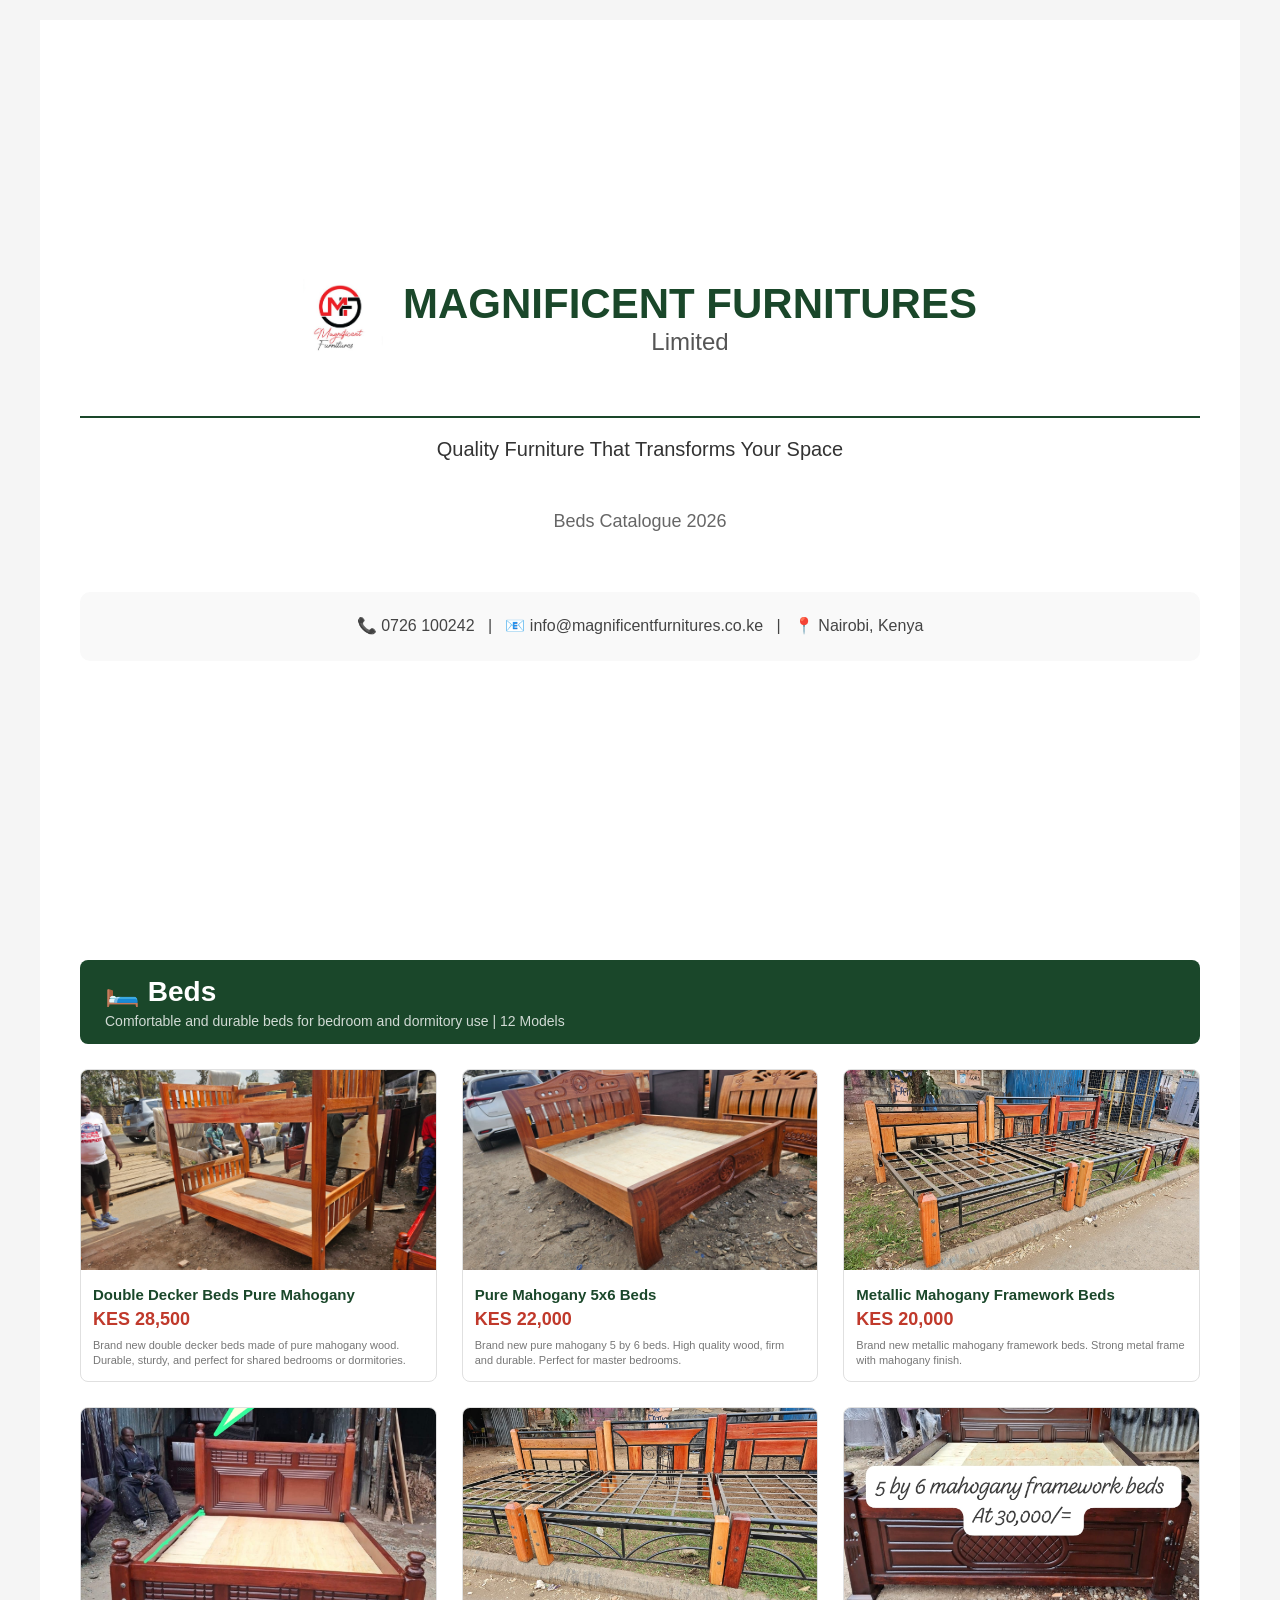
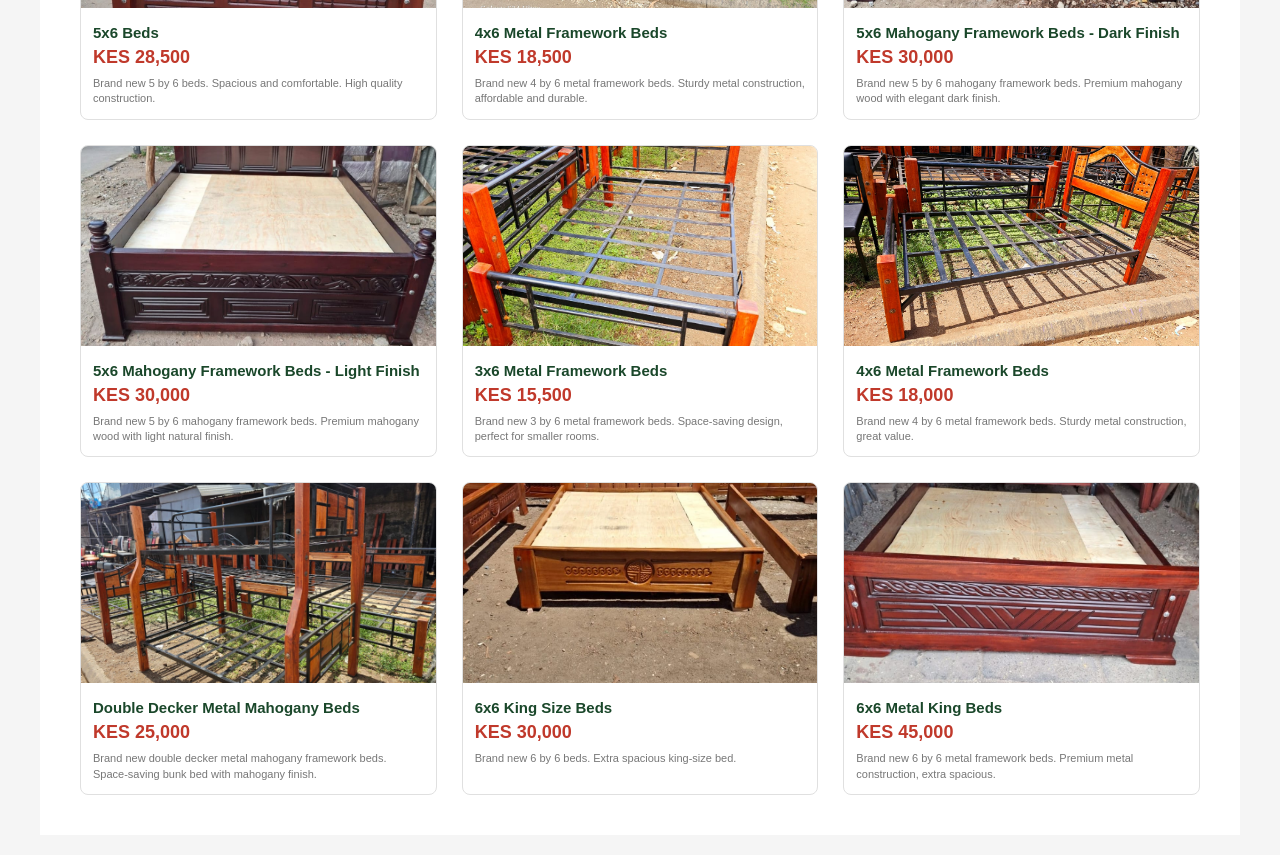
<file: catalogue-beds.html>
<!DOCTYPE html>
<html lang="en">
<head>
    <meta charset="UTF-8">
    <meta name="viewport" content="width=device-width, initial-scale=1.0">
    <title>Magnificent Furnitures - Beds Catalogue 2026</title>
    <style>
        * {
            margin: 0;
            padding: 0;
            box-sizing: border-box;
        }

        body {
            font-family: 'Segoe UI', Arial, sans-serif;
            background: #f5f5f5;
            padding: 20px;
        }

        @media print {
            body {
                background: white;
                padding: 0;
                margin: 0;
            }
            .product-card {
                page-break-inside: avoid;
            }
        }

        .catalogue {
            max-width: 1200px;
            margin: 0 auto;
            background: white;
        }

        .cover {
            background: white;
            text-align: center;
            padding: 80px 40px;
            min-height: 100vh;
            display: flex;
            flex-direction: column;
            justify-content: center;
        }

        .logo-container {
            display: flex;
            align-items: center;
            justify-content: center;
            gap: 20px;
            margin-bottom: 40px;
            flex-wrap: wrap;
        }

        .logo-container img {
            max-width: 80px;
            height: auto;
        }

        .logo-container h1 {
            font-size: 42px;
            color: #1a472a;
            margin: 0;
        }

        .logo-container h2 {
            font-size: 24px;
            color: #555;
            font-weight: normal;
            margin: 0;
        }

        .cover .tagline {
            font-size: 20px;
            color: #333;
            margin-top: 20px;
            padding-top: 20px;
            border-top: 2px solid #1a472a;
            display: inline-block;
        }

        .cover .year {
            margin-top: 50px;
            font-size: 18px;
            color: #666;
        }

        .cover .contact {
            margin-top: 60px;
            font-size: 16px;
            line-height: 1.8;
            color: #444;
            background: #f9f9f9;
            padding: 20px;
            border-radius: 10px;
            display: inline-block;
        }

        .content {
            padding: 40px;
        }

        .category-header {
            background: #1a472a;
            color: white;
            padding: 15px 25px;
            margin: 0 0 25px 0;
            border-radius: 8px;
        }

        .category-header h2 {
            font-size: 28px;
            margin: 0;
        }

        .category-header p {
            margin: 5px 0 0 0;
            opacity: 0.8;
            font-size: 14px;
        }

        .product-grid {
            display: grid;
            grid-template-columns: repeat(auto-fill, minmax(280px, 1fr));
            gap: 25px;
        }

        .product-card {
            background: white;
            border: 1px solid #e0e0e0;
            border-radius: 8px;
            overflow: hidden;
        }

        .product-image {
            width: 100%;
            height: 200px;
            object-fit: cover;
            background: #fafafa;
        }

        .product-info {
            padding: 12px;
        }

        .product-name {
            font-size: 15px;
            font-weight: bold;
            color: #1a472a;
            margin-bottom: 6px;
        }

        .product-price {
            font-size: 18px;
            font-weight: bold;
            color: #c0392b;
            margin-bottom: 8px;
        }

        .product-desc {
            font-size: 11px;
            color: #777;
            line-height: 1.4;
        }
    </style>
</head>
<body>
    <div class="catalogue">
        <div class="cover">
            <div class="logo-container">
                <img src="assets/images/logo/logo.png" alt="Magnificent Furnitures Logo">
                <div>
                    <h1>MAGNIFICENT FURNITURES</h1>
                    <h2>Limited</h2>
                </div>
            </div>
            <div class="tagline">Quality Furniture That Transforms Your Space</div>
            <div class="year">Beds Catalogue 2026</div>
            <div class="contact">
                📞 0726 100242 &nbsp;&nbsp;|&nbsp;&nbsp;
                📧 info@magnificentfurnitures.co.ke &nbsp;&nbsp;|&nbsp;&nbsp;
                📍 Nairobi, Kenya
            </div>
        </div>

        <div class="content">
            <div class="category-header">
                <h2>🛏️ Beds</h2>
                <p>Comfortable and durable beds for bedroom and dormitory use | 12 Models</p>
            </div>
            <div class="product-grid" id="beds"></div>
        </div>
    </div>

    <script>
        const basePath = "assets/images/products/beds/";

        const bedsProducts = [
            { 
                name: "Double Decker Beds Pure Mahogany", 
                price: "28,500", 
                desc: "Brand new double decker beds made of pure mahogany wood. Durable, sturdy, and perfect for shared bedrooms or dormitories.", 
                img: "bed-01-double-decker-mahogany-28500.jpg" 
            },
            { 
                name: "Pure Mahogany 5x6 Beds", 
                price: "22,000", 
                desc: "Brand new pure mahogany 5 by 6 beds. High quality wood, firm and durable. Perfect for master bedrooms.", 
                img: "bed-02-mahogany-5x6-22000.jpg" 
            },
            { 
                name: "Metallic Mahogany Framework Beds", 
                price: "20,000", 
                desc: "Brand new metallic mahogany framework beds. Strong metal frame with mahogany finish.", 
                img: "bed-03-metallic-mahogany-20000.jpg" 
            },
            { 
                name: "5x6 Beds", 
                price: "28,500", 
                desc: "Brand new 5 by 6 beds. Spacious and comfortable. High quality construction.", 
                img: "bed-04-5x6-28500.jpg" 
            },
            { 
                name: "4x6 Metal Framework Beds", 
                price: "18,500", 
                desc: "Brand new 4 by 6 metal framework beds. Sturdy metal construction, affordable and durable.", 
                img: "bed-05-4x6-metal-18500.jpg" 
            },
            { 
                name: "5x6 Mahogany Framework Beds - Dark Finish", 
                price: "30,000", 
                desc: "Brand new 5 by 6 mahogany framework beds. Premium mahogany wood with elegant dark finish.", 
                img: "bed-06-5x6-mahogany-30000.jpg" 
            },
            { 
                name: "5x6 Mahogany Framework Beds - Light Finish", 
                price: "30,000", 
                desc: "Brand new 5 by 6 mahogany framework beds. Premium mahogany wood with light natural finish.", 
                img: "bed-07-5x6-mahogany-30000.jpg" 
            },
            { 
                name: "3x6 Metal Framework Beds", 
                price: "15,500", 
                desc: "Brand new 3 by 6 metal framework beds. Space-saving design, perfect for smaller rooms.", 
                img: "bed-08-3x6-metal-15500.jpg" 
            },
            { 
                name: "4x6 Metal Framework Beds", 
                price: "18,000", 
                desc: "Brand new 4 by 6 metal framework beds. Sturdy metal construction, great value.", 
                img: "bed-09-4x6-metal-18000.jpg" 
            },
            { 
                name: "Double Decker Metal Mahogany Beds", 
                price: "25,000", 
                desc: "Brand new double decker metal mahogany framework beds. Space-saving bunk bed with mahogany finish.", 
                img: "bed-10-double-decker-metal-25000.jpg" 
            },
            { 
                name: "6x6 King Size Beds", 
                price: "30,000", 
                desc: "Brand new 6 by 6 beds. Extra spacious king-size bed.", 
                img: "bed-11-6x6-30000.jpg" 
            },
            { 
                name: "6x6 Metal King Beds", 
                price: "45,000", 
                desc: "Brand new 6 by 6 metal framework beds. Premium metal construction, extra spacious.", 
                img: "bed-12-6x6-metal-45000.jpg" 
            }
        ];

        function renderProducts(containerId, products) {
            const container = document.getElementById(containerId);
            if (!container) return;
            products.forEach(p => {
                container.innerHTML += `
                    <div class="product-card">
                        <img class="product-image" src="${basePath}${p.img}" alt="${p.name}" onerror="this.src='data:image/svg+xml,%3Csvg xmlns=%22http://www.w3.org/2000/svg%22 viewBox=%220 0 200 200%22%3E%3Crect width=%22200%22 height=%22200%22 fill=%22%23f5f5f5%22/%3E%3Ctext x=%22100%22 y=%22110%22 text-anchor=%22middle%22 fill=%22%23999%22%3ENo Image%3C/text%3E%3C/svg%3E'">
                        <div class="product-info">
                            <div class="product-name">${p.name}</div>
                            <div class="product-price">KES ${p.price}</div>
                            <div class="product-desc">${p.desc}</div>
                        </div>
                    </div>
                `;
            });
        }

        renderProducts("beds", bedsProducts);
    </script>
</body>
</html>
</file>
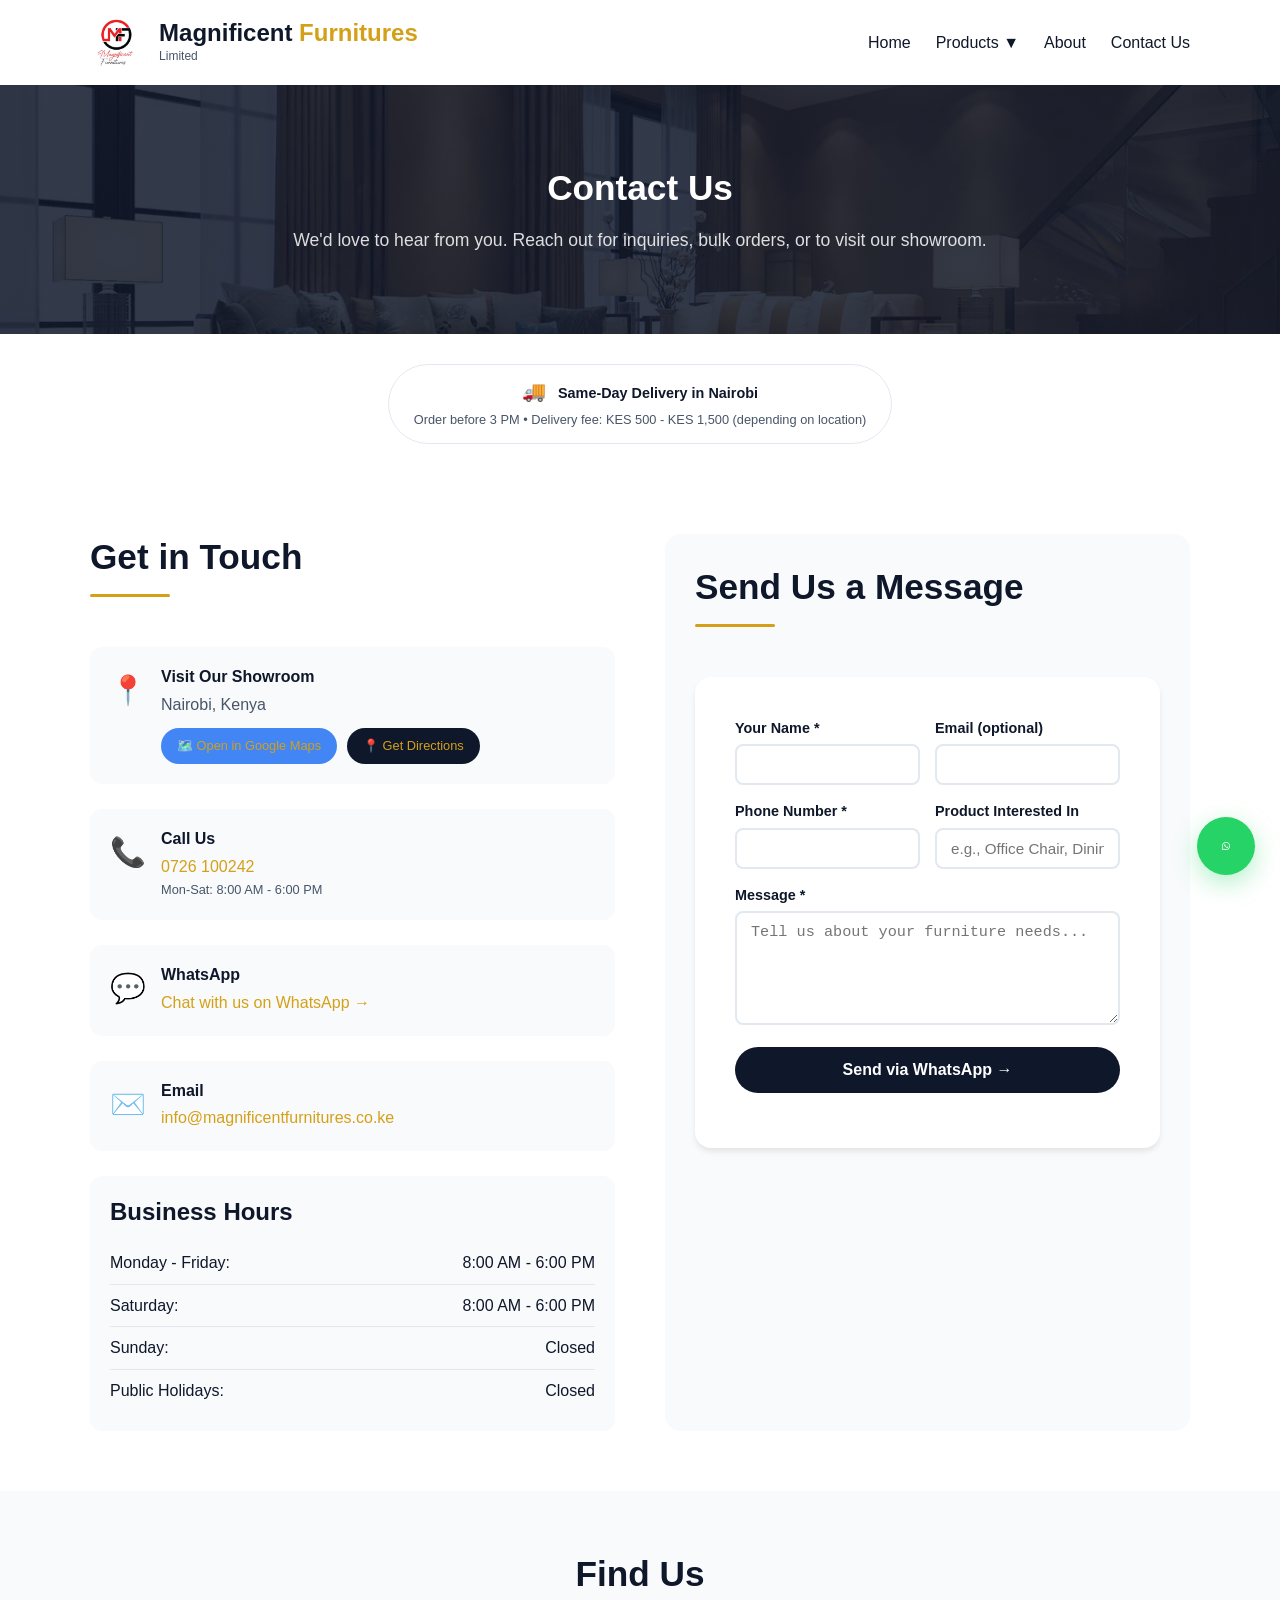
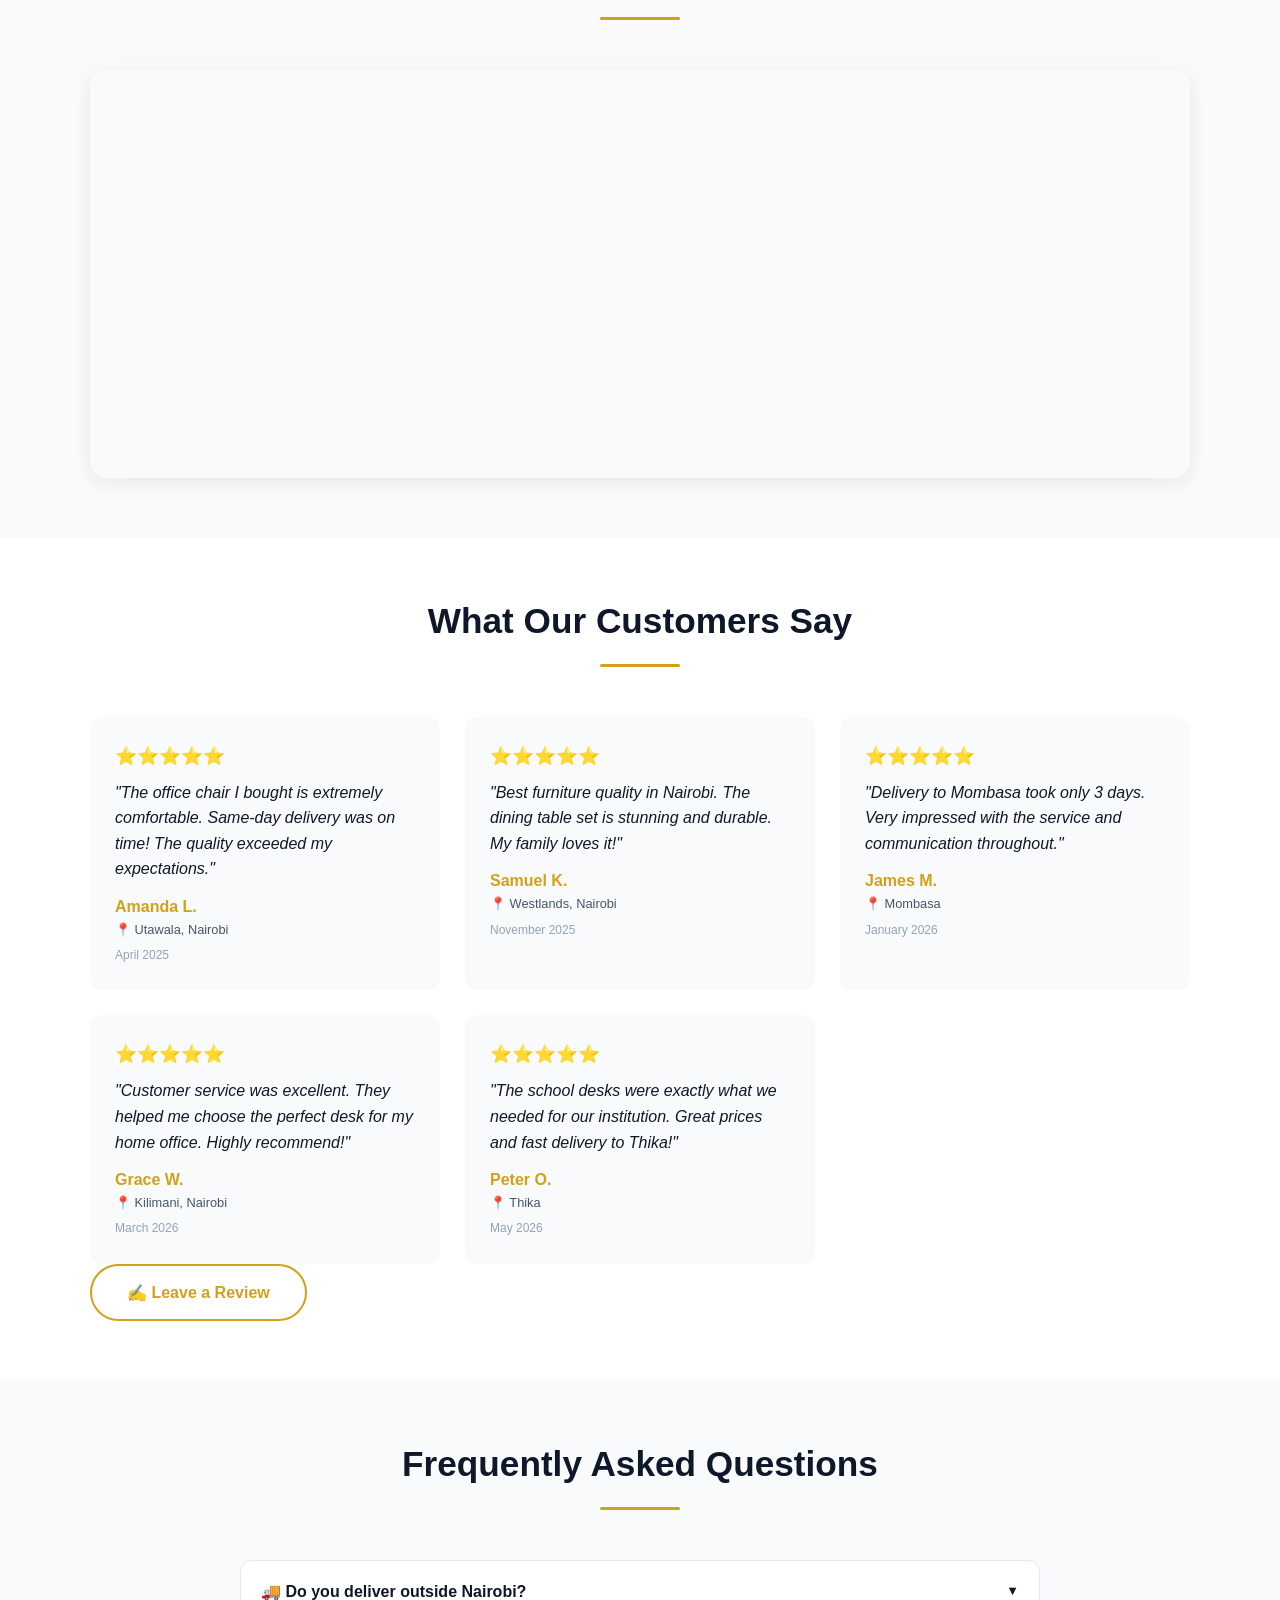
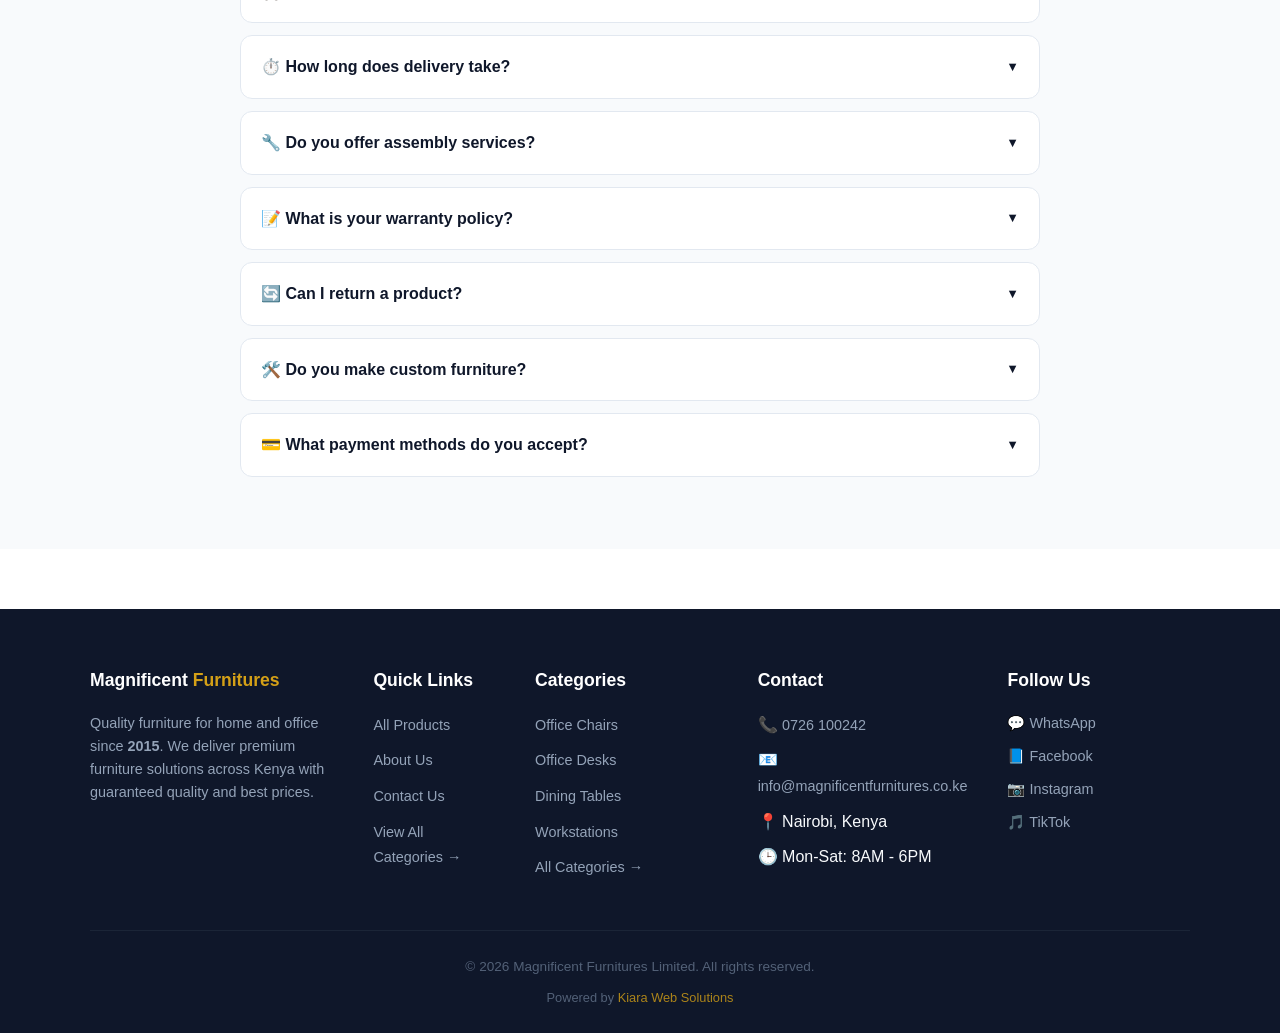
<file: contact.html>
<!DOCTYPE html>
<html lang="en">
<head>
    <meta charset="UTF-8">
    <meta name="viewport" content="width=device-width, initial-scale=1.0">
    <title>Contact Us | Magnificent Furnitures Limited - Nairobi, Kenya</title>
    <meta name="description" content="Contact Magnificent Furnitures Limited in Nairobi, Kenya. Get directions, call us, WhatsApp, or send an inquiry. Same-day delivery available in Nairobi.">
    <meta name="keywords" content="contact Magnificent Furnitures, furniture shop Nairobi, office furniture Kenya, showroom location">
    <meta name="author" content="Magnificent Furnitures Limited">
    
    <!-- Local SEO Geo Tags -->
    <meta name="geo.region" content="KE-30">
    <meta name="geo.placename" content="Nairobi">
    <meta name="geo.position" content="-1.286389;36.817223">
    <meta name="ICBM" content="-1.286389, 36.817223">
    
    <!-- Open Graph Tags -->
    <meta property="og:title" content="Contact Us | Magnificent Furnitures Limited | Nairobi, Kenya">
    <meta property="og:description" content="Get in touch with Kenya's premier furniture provider. Visit our showroom, call us, or send a WhatsApp message.">
    <meta property="og:image" content="assets/images/hero/showroom.jpg">
    <meta property="og:url" content="https://magnificentfurnitures.co.ke/contact.html">
    <meta property="og:type" content="website">
    
    <!-- Favicon -->
    <link rel="icon" type="image/x-icon" href="assets/icons/favicon.ico">
    <link rel="apple-touch-icon" href="assets/icons/apple-touch-icon.png">
    
    <!-- Google tag (gtag.js) -->
    <script async src="https://www.googletagmanager.com/gtag/js?id=AW-18262265670"></script>
    <script>
        window.dataLayer = window.dataLayer || [];
        function gtag(){dataLayer.push(arguments);}
        gtag('js', new Date());
        gtag('config', 'AW-18262265670');
    </script>
    
    <!-- Stylesheets -->
    <link rel="stylesheet" href="assets/css/style.css">
    <link rel="stylesheet" href="assets/css/components.css">
    <link rel="stylesheet" href="assets/css/responsive.css">
    
    <!-- AOS Animation Library -->
    <link href="https://unpkg.com/aos@2.3.1/dist/aos.css" rel="stylesheet">
    
    <!-- Structured Data -->
    <script type="application/ld+json">
    {
      "@context": "https://schema.org",
      "@type": "ContactPage",
      "name": "Contact Magnificent Furnitures Limited",
      "description": "Contact page for Magnificent Furnitures Limited in Nairobi, Kenya",
      "mainEntity": {
        "@type": "Organization",
        "name": "Magnificent Furnitures Limited",
        "url": "https://magnificentfurnitures.co.ke",
        "telephone": "+254726100242",
        "email": "info@magnificentfurnitures.co.ke",
        "address": {
          "@type": "PostalAddress",
          "addressLocality": "Nairobi",
          "addressCountry": "KE"
        }
      }
    }
    </script>
    
    <style>
        /* ===== CONTACT PAGE STYLES ===== */
        .page-header {
            background: linear-gradient(rgba(15,23,42,0.85), rgba(15,23,42,0.85)), url('assets/images/hero/showroom.jpg') center/cover no-repeat;
            color: #fff;
            padding: 80px 0;
            text-align: center;
        }
        .page-header h1 { color: #fff !important; font-size: 2.2rem; margin-bottom: 15px; }
        .page-header p { color: rgba(255,255,255,0.85) !important; font-size: 1.1rem; }

        .delivery-badge {
            background: transparent;
            color: var(--text-dark);
            padding: 12px 25px;
            border-radius: 50px;
            text-align: center;
            margin: 30px auto;
            font-weight: 600;
            display: inline-block;
            font-size: 0.9rem;
            border: 1px solid var(--border-color);
        }
        .delivery-badge span { font-size: 1.2rem; margin-right: 8px; }
        .delivery-badge small { font-size: 0.8rem; color: var(--text-light); font-weight: normal; }

        .contact-section { padding: 60px 0; background: #fff; }
        .contact-grid { display: grid; grid-template-columns: 1fr 1fr; gap: 50px; }

        .contact-info h2 { text-align: left; }
        .contact-info h2:after { margin: 15px 0 0; }

        .info-item { display: flex; gap: 15px; margin-bottom: 25px; padding: 20px; background: #F8FAFC; border-radius: 12px; transition: transform 0.3s; }
        .info-item:hover { transform: translateX(5px); }
        .info-icon { font-size: 1.8rem; flex-shrink: 0; }
        .info-content h3 { font-size: 1rem; margin-bottom: 4px; }
        .info-content p { color: #475569; margin: 0; }
        .info-content a { color: #D4A017; text-decoration: none; }
        .info-content a:hover { text-decoration: underline; }
        .hours-note { font-size: 0.8rem; color: #94A3B8; margin-top: 2px; }

        .direction-buttons { display: flex; gap: 10px; margin-top: 10px; flex-wrap: wrap; }
        .btn-direction {
            display: inline-flex; align-items: center; gap: 6px;
            padding: 8px 16px; background: #0F172A; color: white;
            border-radius: 40px; text-decoration: none; font-size: 0.8rem;
            transition: all 0.3s;
        }
        .btn-direction:hover { background: #D4A017; transform: translateY(-2px); color: #0F172A; }
        .btn-google { background: #4285F4; }
        .btn-google:hover { background: #3367D6; color: white; }

        .business-hours { background: #F8FAFC; padding: 20px; border-radius: 12px; margin-top: 20px; }
        .business-hours h3 { margin-bottom: 15px; }
        .business-hours ul { list-style: none; padding: 0; margin: 0; }
        .business-hours li { display: flex; justify-content: space-between; padding: 8px 0; border-bottom: 1px solid #E2E8F0; }
        .business-hours li:last-child { border-bottom: none; }

        .contact-form-container { background: #F8FAFC; padding: 30px; border-radius: 16px; }
        .contact-form-container h2 { text-align: left; }
        .contact-form-container h2:after { margin: 15px 0 0; }

        .form-row { display: grid; grid-template-columns: 1fr 1fr; gap: 15px; }
        .form-group { margin-bottom: 15px; }
        .form-group label { display: block; font-weight: 600; margin-bottom: 4px; color: #0F172A; font-size: 0.9rem; }
        .form-group input, .form-group textarea {
            width: 100%; padding: 10px 14px; border: 2px solid #E2E8F0; border-radius: 8px;
            font-size: 0.95rem; transition: border-color 0.3s;
        }
        .form-group input:focus, .form-group textarea:focus { border-color: #D4A017; outline: none; }
        .error-message { color: #EF4444; font-size: 0.8rem; margin-top: 4px; display: none; }
        .form-group.error input, .form-group.error textarea { border-color: #EF4444; }
        .btn-block { width: 100%; }

        .map-section { padding: 60px 0; background: #F8FAFC; }
        .map-container { border-radius: 16px; overflow: hidden; box-shadow: 0 4px 20px rgba(0,0,0,0.08); }

        .reviews-section { padding: 60px 0; background: #fff; }
        .reviews-grid { display: grid; grid-template-columns: repeat(auto-fit, minmax(280px, 1fr)); gap: 25px; }
        .review-card { background: #F8FAFC; border-radius: 12px; padding: 25px; transition: transform 0.3s; }
        .review-card:hover { transform: translateY(-5px); box-shadow: 0 10px 25px rgba(0,0,0,0.08); }
        .review-stars { color: #FFD700; font-size: 1.1rem; margin-bottom: 10px; }
        .review-text { font-style: italic; color: #0F172A; line-height: 1.6; margin-bottom: 12px; }
        .review-author { font-weight: 700; color: #D4A017; }
        .review-location { font-size: 0.8rem; color: #475569; }
        .review-date { font-size: 0.75rem; color: #94A3B8; margin-top: 6px; }

        .faq-section { padding: 60px 0; background: #F8FAFC; }
        .faq-grid { max-width: 800px; margin: 0 auto; }
        .faq-item { border: 1px solid #E2E8F0; border-radius: 12px; margin-bottom: 12px; overflow: hidden; background: #fff; }
        .faq-question {
            padding: 18px 20px; cursor: pointer; display: flex; justify-content: space-between;
            align-items: center; font-weight: 600; transition: background 0.3s;
        }
        .faq-question:hover { background: #F8FAFC; }
        .faq-icon { transition: transform 0.3s; font-size: 0.8rem; }
        .faq-item.active .faq-icon { transform: rotate(180deg); }
        .faq-answer { padding: 0 20px; max-height: 0; overflow: hidden; transition: all 0.3s; }
        .faq-item.active .faq-answer { padding: 0 20px 20px 20px; max-height: 300px; }

        /* ===== FLOATING WHATSAPP ===== */
        .floating-wa {
            position: fixed;
            bottom: 25px;
            right: 25px;
            z-index: 9999;
        }
        .whatsapp-float {
            width: 58px;
            height: 58px;
            background: #25D366;
            color: white;
            border-radius: 50%;
            display: flex;
            align-items: center;
            justify-content: center;
            text-decoration: none;
            box-shadow: 0 8px 25px rgba(37, 211, 102, 0.35);
            transition: all 0.3s ease;
            position: relative;
        }
        .whatsapp-float:hover {
            transform: scale(1.08);
            background: #1ebe5a;
            box-shadow: 0 12px 30px rgba(37, 211, 102, 0.5);
        }
        .wa-icon {
            width: 30px;
            height: 30px;
            display: block;
        }
        .whatsapp-tooltip {
            position: absolute;
            right: 70px;
            top: 50%;
            transform: translateY(-50%);
            background: #ffffff;
            color: #334155;
            padding: 8px 14px;
            border-radius: 20px;
            font-size: 0.8rem;
            font-weight: 600;
            white-space: nowrap;
            box-shadow: 0 5px 20px rgba(0, 0, 0, 0.12);
            opacity: 0;
            visibility: hidden;
            transition: 0.3s ease;
        }
        .floating-wa:hover .whatsapp-tooltip {
            opacity: 1;
            visibility: visible;
        }

        /* ===== BACK TO TOP ===== */
        .back-to-top {
            position: fixed;
            bottom: 100px;
            right: 30px;
            z-index: 999;
            display: none;
            align-items: center;
            justify-content: center;
            width: 46px;
            height: 46px;
            background: #D4A017;
            color: white;
            border: none;
            border-radius: 50%;
            font-size: 1.4rem;
            cursor: pointer;
            box-shadow: 0 4px 12px rgba(212, 160, 23, 0.4);
            transition: all 0.3s ease;
        }
        .back-to-top:hover {
            transform: translateY(-3px);
            box-shadow: 0 6px 20px rgba(212, 160, 23, 0.6);
            background: #b88912;
        }
        .back-to-top.visible {
            display: flex;
        }

        /* ===== FOOTER (5 COLUMNS) ===== */
        .footer {
            background: #0F172A;
            color: #F8FAFC;
            padding: 60px 0 25px;
            margin-top: 60px;
        }
        .footer-content {
            display: grid;
            grid-template-columns: 2fr 1fr 1.5fr 1.5fr 1.5fr;
            gap: 40px;
            margin-bottom: 40px;
        }
        .footer-column h3, .footer-column h4 { color: #ffffff; margin-bottom: 20px; font-size: 1.1rem; }
        .footer-column h3 span { color: #D4A017; }
        .footer-column p { color: #94A3B8; font-size: 0.9rem; line-height: 1.6; }
        .footer-column ul { list-style: none; padding: 0; margin: 0; }
        .footer-column ul li { margin-bottom: 10px; }
        .footer-column ul li a { color: #94A3B8; text-decoration: none; transition: color 0.3s; font-size: 0.9rem; }
        .footer-column ul li a:hover { color: #D4A017; }
        .footer-column .social-links { display: flex; flex-direction: column; gap: 10px; }
        .footer-column .social-links a { color: #94A3B8; text-decoration: none; transition: color 0.3s; font-size: 0.9rem; display: inline-flex; align-items: center; gap: 8px; }
        .footer-column .social-links a:hover { color: #D4A017; }
        .footer-bottom { text-align: center; padding-top: 25px; border-top: 1px solid #1E293B; font-size: 0.85rem; color: #64748B; }
        .footer-bottom a { color: #D4A017; text-decoration: none; }

        /* ===== MOBILE MENU ===== */
        .nav-links-mobile, #mobileNavPanel, .mobile-overlay, #mobileOverlay {
            display: none !important;
        }
        .nav-links-mobile.active, #mobileNavPanel.active, .mobile-overlay.active, #mobileOverlay.active {
            display: block !important;
        }

        /* ===== RESPONSIVE ===== */
        @media (max-width: 992px) {
            .contact-grid { grid-template-columns: 1fr; gap: 30px; }
            .footer-content { grid-template-columns: repeat(2, 1fr); gap: 30px; }
        }
        @media (max-width: 768px) {
            .footer-content { grid-template-columns: 1fr; text-align: center; gap: 25px; }
            .footer-column .social-links { align-items: center; }
            .floating-wa { right: 18px; bottom: 18px; }
            .whatsapp-float { width: 54px; height: 54px; }
            .whatsapp-tooltip { display: none; }
            .back-to-top { bottom: 85px; right: 20px; width: 40px; height: 40px; font-size: 1.2rem; }
            .form-row { grid-template-columns: 1fr; }
            .page-header { padding: 50px 0; }
            .page-header h1 { font-size: 1.6rem; }
            .contact-form-container { padding: 20px; }
            .info-item { padding: 15px; }
            .reviews-grid { grid-template-columns: 1fr; }
            ul.nav-links { display: none !important; }
            .mobile-menu-btn {
                display: flex !important;
                flex-direction: column !important;
                justify-content: space-between !important;
                width: 36px !important;
                height: 26px !important;
                padding: 0 !important;
                background: transparent !important;
                border: none !important;
                cursor: pointer !important;
                z-index: 9999 !important;
                position: relative !important;
                margin-left: auto !important;
            }
            .mobile-menu-btn span {
                display: block !important;
                width: 26px !important;
                height: 3px !important;
                background-color: #D4A017 !important;
                border-radius: 3px !important;
                pointer-events: none !important;
            }
            .nav-links-mobile {
                position: fixed !important;
                top: 0 !important;
                right: -320px !important;
                width: 280px !important;
                height: 100% !important;
                background: #ffffff !important;
                z-index: 1001 !important;
                padding: 70px 0 30px 0 !important;
                transition: right 0.3s ease !important;
                overflow-y: auto !important;
                box-shadow: -4px 0 20px rgba(0,0,0,0.15) !important;
            }
            .nav-links-mobile.active { right: 0 !important; }
            .nav-links-mobile ul { list-style: none !important; padding: 0 !important; margin: 0 !important; }
            .nav-links-mobile > ul > li { border-bottom: 1px solid #E2E8F0 !important; }
            .nav-links-mobile a, .nav-links-mobile .mob-dropdown-toggle {
                display: flex !important; justify-content: space-between !important;
                align-items: center !important; padding: 16px 25px !important;
                color: #0F172A !important; font-size: 15px !important; font-weight: 500 !important;
                text-decoration: none !important; cursor: pointer !important;
                background: none !important; border: none !important;
                width: 100% !important; text-align: left !important;
            }
            .nav-links-mobile a:hover, .nav-links-mobile .mob-dropdown-toggle:hover {
                color: #D4A017 !important; background: #F8FAFC !important;
            }
            .mob-submenu { display: none !important; background: #F8FAFC !important; padding: 0 !important; }
            .mob-dropdown.open .mob-submenu { display: block !important; }
            .mob-submenu li { border-top: 1px solid #E2E8F0 !important; }
            .mob-submenu a { padding: 12px 25px 12px 35px !important; font-size: 14px !important; font-weight: 400 !important; }
            .mob-arrow { transition: transform 0.3s ease !important; font-size: 11px !important; }
            .mob-dropdown.open .mob-arrow { transform: rotate(180deg) !important; }
            .mobile-overlay { display: none !important; position: fixed !important; inset: 0 !important; background: rgba(0,0,0,0.5) !important; z-index: 1000 !important; }
            .mobile-overlay.active { display: block !important; }
            body.no-scroll { overflow: hidden !important; position: fixed !important; width: 100% !important; }
        }
        @media (max-width: 480px) {
            .floating-wa { right: 15px; bottom: 15px; }
            .whatsapp-float { width: 48px; height: 48px; }
            .back-to-top { bottom: 75px; right: 15px; width: 36px; height: 36px; font-size: 1rem; }
            .page-header h1 { font-size: 1.3rem; }
            .direction-buttons { flex-direction: column; }
        }
    </style>
</head>
<body>

<!-- Navigation Bar -->
<nav class="navbar" aria-label="Main navigation">
    <div class="container">
        <div class="logo" style="display: flex; align-items: center; gap: 12px;">
            <img src="assets/images/logo/logo.png" alt="Magnificent Furnitures Logo" style="height: 55px;" onerror="this.style.display='none'">
            <div>
                <h1 style="margin: 0; font-size: 1.5rem; line-height: 1.2;">Magnificent <span style="color: #D4A017;">Furnitures</span></h1>
                <p style="margin: 0; font-size: 0.75rem;">Limited</p>
            </div>
        </div>
        <button class="mobile-menu-btn" id="mobileMenuBtn" aria-label="Menu">
            <span></span>
            <span></span>
            <span></span>
        </button>
        <ul class="nav-links" id="navLinks" role="menubar">
            <li role="none"><a href="index.html" role="menuitem">Home</a></li>
            <li class="dropdown" role="none">
                <a href="products.html" class="dropdown-toggle" role="menuitem" aria-haspopup="true" aria-expanded="false">Products ▼</a>
                <ul class="dropdown-menu" role="menu" aria-label="Product categories">
                    <li role="none"><a href="products.html?category=office-chairs" role="menuitem">Office Chairs</a></li>
                    <li role="none"><a href="products.html?category=office-desks" role="menuitem">Office Desks</a></li>
                    <li role="none"><a href="products.html?category=dining-tables" role="menuitem">Dining Tables</a></li>
                    <li role="none"><a href="products.html?category=workstations" role="menuitem">Workstations</a></li>
                    <li role="none"><a href="products.html?category=school-furniture" role="menuitem">School Furniture</a></li>
                    <li role="none"><a href="products.html?category=bar-stools" role="menuitem">Bar Stools</a></li>
                    <li role="none"><a href="products.html?category=tv-stands" role="menuitem">TV Stands</a></li>
                    <li role="none"><a href="products.html?category=coffee-tables" role="menuitem">Coffee Tables</a></li>
                    <li role="none"><a href="products.html" role="menuitem">All Categories →</a></li>
                </ul>
            </li>
            <li role="none"><a href="about.html" role="menuitem">About</a></li>
            <li role="none"><a href="contact.html" class="active" role="menuitem" aria-current="page">Contact Us</a></li>
        </ul>
    </div>
</nav>

<!-- Page Header -->
<section class="page-header" aria-labelledby="page-header-title">
    <div class="container">
        <h1 id="page-header-title" data-aos="fade-up">Contact Us</h1>
        <p data-aos="fade-up" data-aos-delay="100">We'd love to hear from you. Reach out for inquiries, bulk orders, or to visit our showroom.</p>
    </div>
</section>

<!-- Delivery Badge -->
<div class="container" style="text-align: center;" data-aos="fade-up" data-aos-delay="200">
    <div class="delivery-badge">
        <span>🚚</span> Same-Day Delivery in Nairobi <br>
        <small>Order before 3 PM • Delivery fee: KES 500 - KES 1,500 (depending on location)</small>
    </div>
</div>

<!-- Contact Section -->
<section class="contact-section" aria-labelledby="contact-heading">
    <div class="container">
        <div class="contact-grid">
            <!-- Contact Info -->
            <div class="contact-info" data-aos="fade-right">
                <h2 id="contact-heading">Get in Touch</h2>
                
                <div class="info-item" data-aos="fade-up" data-aos-delay="100">
                    <div class="info-icon" aria-hidden="true">📍</div>
                    <div class="info-content">
                        <h3>Visit Our Showroom</h3>
                        <p>Nairobi, Kenya</p>
                        <div class="direction-buttons">
                            <a href="https://maps.google.com/?q=Magnificent+Furnitures+Ltd+Nairobi" target="_blank" rel="noopener" class="btn-direction btn-google">🗺️ Open in Google Maps</a>
                            <a href="https://www.google.com/maps/dir//Magnificent+Furnitures+Ltd+Nairobi" target="_blank" rel="noopener" class="btn-direction">📍 Get Directions</a>
                        </div>
                    </div>
                </div>
                
                <div class="info-item" data-aos="fade-up" data-aos-delay="150">
                    <div class="info-icon" aria-hidden="true">📞</div>
                    <div class="info-content">
                        <h3>Call Us</h3>
                        <p><a href="tel:+254726100242">0726 100242</a></p>
                        <p class="hours-note">Mon-Sat: 8:00 AM - 6:00 PM</p>
                    </div>
                </div>
                
                <div class="info-item" data-aos="fade-up" data-aos-delay="200">
                    <div class="info-icon" aria-hidden="true">💬</div>
                    <div class="info-content">
                        <h3>WhatsApp</h3>
                        <p><a href="https://wa.me/254726100242" target="_blank" rel="noopener">Chat with us on WhatsApp →</a></p>
                    </div>
                </div>
                
                <div class="info-item" data-aos="fade-up" data-aos-delay="250">
                    <div class="info-icon" aria-hidden="true">✉️</div>
                    <div class="info-content">
                        <h3>Email</h3>
                        <p><a href="mailto:info@magnificentfurnitures.co.ke">info@magnificentfurnitures.co.ke</a></p>
                    </div>
                </div>
                
                <div class="business-hours" data-aos="fade-up" data-aos-delay="300">
                    <h3>Business Hours</h3>
                    <ul>
                        <li><span>Monday - Friday:</span> <span>8:00 AM - 6:00 PM</span></li>
                        <li><span>Saturday:</span> <span>8:00 AM - 6:00 PM</span></li>
                        <li><span>Sunday:</span> <span>Closed</span></li>
                        <li><span>Public Holidays:</span> <span>Closed</span></li>
                    </ul>
                </div>
            </div>
            
            <!-- Contact Form -->
            <div class="contact-form-container" data-aos="fade-left">
                <h2 data-aos="fade-up">Send Us a Message</h2>
                <form class="contact-form" id="contactForm" data-aos="fade-up" data-aos-delay="100">
                    <div class="form-row">
                        <div class="form-group" id="name-group">
                            <label for="name">Your Name *</label>
                            <input type="text" id="name" name="name" required>
                            <div class="error-message" id="name-error">Please enter your name</div>
                        </div>
                        <div class="form-group" id="email-group">
                            <label for="email">Email (optional)</label>
                            <input type="email" id="email" name="email">
                            <div class="error-message" id="email-error">Please enter a valid email</div>
                        </div>
                    </div>
                    <div class="form-row">
                        <div class="form-group" id="phone-group">
                            <label for="phone">Phone Number *</label>
                            <input type="tel" id="phone" name="phone" required>
                            <div class="error-message" id="phone-error">Please enter a valid phone number</div>
                        </div>
                        <div class="form-group" id="product-group">
                            <label for="product">Product Interested In</label>
                            <input type="text" id="product" name="product" placeholder="e.g., Office Chair, Dining Table">
                        </div>
                    </div>
                    <div class="form-group" id="message-group">
                        <label for="message">Message *</label>
                        <textarea id="message" name="message" rows="5" required placeholder="Tell us about your furniture needs..."></textarea>
                        <div class="error-message" id="message-error">Please enter your message</div>
                    </div>
                    <div class="form-group">
                        <button type="submit" class="btn btn-primary btn-block" id="submitBtn">Send via WhatsApp →</button>
                    </div>
                    <div id="form-success" class="alert alert-success" style="display: none; margin-top: 15px; color: #16A34A; text-align: center;">
                        ✓ Message ready! You'll be redirected to WhatsApp.
                    </div>
                </form>
            </div>
        </div>
    </div>
</section>

<!-- Google Maps -->
<section class="map-section" aria-labelledby="map-heading">
    <div class="container">
        <h2 id="map-heading" data-aos="fade-up">Find Us</h2>
        <div class="map-container" data-aos="fade-up" data-aos-delay="100">
            <iframe 
                src="https://www.google.com/maps/embed?pb=!1m18!1m12!1m3!1d3988.8184878545267!2d36.883616200000006!3d-1.2827256!2m3!1f0!2f0!3f0!3m2!1i1024!2i768!4f13.1!3m3!1m2!1s0x182f138e2b0deea3%3A0x927fd26e25002bfa!2sMagnificent%20furnitures%20ltd!5e0!3m2!1sen!2ske!4v1780773993572!5m2!1sen!2ske" 
                width="100%" 
                height="400" 
                style="border:0;" 
                allowfullscreen="" 
                loading="lazy" 
                referrerpolicy="no-referrer-when-downgrade"
                title="Magnificent Furnitures Location Map">
            </iframe>
        </div>
    </div>
</section>

<!-- Customer Reviews -->
<section class="reviews-section" aria-labelledby="reviews-heading">
    <div class="container">
        <h2 id="reviews-heading" data-aos="fade-up">What Our Customers Say</h2>
        <div class="reviews-grid">
            <div class="review-card" data-aos="fade-up" data-aos-delay="0">
                <div class="review-stars">⭐⭐⭐⭐⭐</div>
                <p class="review-text">"The office chair I bought is extremely comfortable. Same-day delivery was on time! The quality exceeded my expectations."</p>
                <div class="review-author">Amanda L.</div>
                <div class="review-location">📍 Utawala, Nairobi</div>
                <div class="review-date">April 2025</div>
            </div>
            <div class="review-card" data-aos="fade-up" data-aos-delay="100">
                <div class="review-stars">⭐⭐⭐⭐⭐</div>
                <p class="review-text">"Best furniture quality in Nairobi. The dining table set is stunning and durable. My family loves it!"</p>
                <div class="review-author">Samuel K.</div>
                <div class="review-location">📍 Westlands, Nairobi</div>
                <div class="review-date">November 2025</div>
            </div>
            <div class="review-card" data-aos="fade-up" data-aos-delay="200">
                <div class="review-stars">⭐⭐⭐⭐⭐</div>
                <p class="review-text">"Delivery to Mombasa took only 3 days. Very impressed with the service and communication throughout."</p>
                <div class="review-author">James M.</div>
                <div class="review-location">📍 Mombasa</div>
                <div class="review-date">January 2026</div>
            </div>
            <div class="review-card" data-aos="fade-up" data-aos-delay="300">
                <div class="review-stars">⭐⭐⭐⭐⭐</div>
                <p class="review-text">"Customer service was excellent. They helped me choose the perfect desk for my home office. Highly recommend!"</p>
                <div class="review-author">Grace W.</div>
                <div class="review-location">📍 Kilimani, Nairobi</div>
                <div class="review-date">March 2026</div>
            </div>
            <div class="review-card" data-aos="fade-up" data-aos-delay="400">
                <div class="review-stars">⭐⭐⭐⭐⭐</div>
                <p class="review-text">"The school desks were exactly what we needed for our institution. Great prices and fast delivery to Thika!"</p>
                <div class="review-author">Peter O.</div>
                <div class="review-location">📍 Thika</div>
                <div class="review-date">May 2026</div>
            </div>
        </div>
        <div class="leave-review-btn" data-aos="fade-up" data-aos-delay="500">
            <a href="https://wa.me/254726100242?text=Hello%20Magnificent%20Furnitures%2C%0A%0AI%20would%20like%20to%20leave%20a%20review%20about%20my%20recent%20purchase%3A%0A%0AName%3A%20%0ALocation%3A%20%0ARating%3A%20%2A%2A%2A%2A%2A%0AReview%3A%20%0A%0AThank%20you%21" 
               class="btn btn-outline" target="_blank">✍️ Leave a Review</a>
        </div>
    </div>
</section>

<!-- FAQ Section -->
<section class="faq-section" aria-labelledby="faq-heading">
    <div class="container">
        <h2 id="faq-heading" data-aos="fade-up">Frequently Asked Questions</h2>
        <div class="faq-grid" id="faqContainer">
            <div class="faq-item" data-aos="fade-up" data-aos-delay="0">
                <div class="faq-question"><span>🚚 Do you deliver outside Nairobi?</span><span class="faq-icon">▼</span></div>
                <div class="faq-answer"><p>Yes, we offer nationwide delivery across Kenya. Delivery fees vary by location. Contact us for a quote.</p></div>
            </div>
            <div class="faq-item" data-aos="fade-up" data-aos-delay="100">
                <div class="faq-question"><span>⏱️ How long does delivery take?</span><span class="faq-icon">▼</span></div>
                <div class="faq-answer"><p><strong>Within Nairobi:</strong> Same-day delivery (order before 3 PM). Delivery fee: KES 500 - KES 1,500.<br><strong>Outside Nairobi:</strong> 2-5 business days.</p></div>
            </div>
            <div class="faq-item" data-aos="fade-up" data-aos-delay="200">
                <div class="faq-question"><span>🔧 Do you offer assembly services?</span><span class="faq-icon">▼</span></div>
                <div class="faq-answer"><p>Yes, free assembly within Nairobi for all furniture purchases.</p></div>
            </div>
            <div class="faq-item" data-aos="fade-up" data-aos-delay="300">
                <div class="faq-question"><span>📝 What is your warranty policy?</span><span class="faq-icon">▼</span></div>
                <div class="faq-answer"><p>1-year warranty on all products against manufacturing defects.</p></div>
            </div>
            <div class="faq-item" data-aos="fade-up" data-aos-delay="400">
                <div class="faq-question"><span>🔄 Can I return a product?</span><span class="faq-icon">▼</span></div>
                <div class="faq-answer"><p>Yes, within 7 days of delivery if unused and in original packaging.</p></div>
            </div>
            <div class="faq-item" data-aos="fade-up" data-aos-delay="500">
                <div class="faq-question"><span>🛠️ Do you make custom furniture?</span><span class="faq-icon">▼</span></div>
                <div class="faq-answer"><p>Yes, we accept custom orders. Lead time is 10-14 days depending on the design.</p></div>
            </div>
            <div class="faq-item" data-aos="fade-up" data-aos-delay="600">
                <div class="faq-question"><span>💳 What payment methods do you accept?</span><span class="faq-icon">▼</span></div>
                <div class="faq-answer"><p>We accept M-Pesa, bank transfer, and cash on delivery (for select locations).</p></div>
            </div>
        </div>
    </div>
</section>

<!-- MOBILE NAV PANEL (MOVED TO BEFORE FOOTER) -->
<div class="nav-links-mobile" id="mobileNavPanel">
    <ul>
        <li><a href="index.html">Home</a></li>
        <li class="mob-dropdown">
            <a href="#" class="mob-dropdown-toggle">Products <span class="mob-arrow">▼</span></a>
            <ul class="mob-submenu">
                <li><a href="products.html?category=office-chairs">Office Chairs</a></li>
                <li><a href="products.html?category=office-desks">Office Desks</a></li>
                <li><a href="products.html?category=dining-tables">Dining Tables</a></li>
                <li><a href="products.html?category=workstations">Workstations</a></li>
                <li><a href="products.html?category=school-furniture">School Furniture</a></li>
                <li><a href="products.html?category=bar-stools">Bar Stools</a></li>
                <li><a href="products.html?category=tv-stands">TV Stands</a></li>
                <li><a href="products.html?category=coffee-tables">Coffee Tables</a></li>
                <li><a href="products.html">All Products →</a></li>
            </ul>
        </li>
        <li><a href="about.html">About</a></li>
        <li><a href="contact.html">Contact Us</a></li>
    </ul>
</div>
<div class="mobile-overlay" id="mobileOverlay"></div>

<!-- Footer -->
<footer class="footer">
    <div class="container">
        <div class="footer-content">
            <div class="footer-column">
                <h3>Magnificent <span>Furnitures</span></h3>
                <p>Quality furniture for home and office since <strong>2015</strong>. We deliver premium furniture solutions across Kenya with guaranteed quality and best prices.</p>
            </div>
            <div class="footer-column">
                <h4>Quick Links</h4>
                <ul>
                    <li><a href="products.html">All Products</a></li>
                    <li><a href="about.html">About Us</a></li>
                    <li><a href="contact.html">Contact Us</a></li>
                    <li><a href="products.html">View All Categories →</a></li>
                </ul>
            </div>
            <div class="footer-column">
                <h4>Categories</h4>
                <ul>
                    <li><a href="products.html?category=office-chairs">Office Chairs</a></li>
                    <li><a href="products.html?category=office-desks">Office Desks</a></li>
                    <li><a href="products.html?category=dining-tables">Dining Tables</a></li>
                    <li><a href="products.html?category=workstations">Workstations</a></li>
                    <li><a href="products.html">All Categories →</a></li>
                </ul>
            </div>
            <div class="footer-column">
                <h4>Contact</h4>
                <ul>
                    <li>📞 <a href="tel:0726100242">0726 100242</a></li>
                    <li>📧 <a href="mailto:info@magnificentfurnitures.co.ke">info@magnificentfurnitures.co.ke</a></li>
                    <li>📍 Nairobi, Kenya</li>
                    <li>🕒 Mon-Sat: 8AM - 6PM</li>
                </ul>
            </div>
            <div class="footer-column">
                <h4>Follow Us</h4>
                <div class="social-links">
                    <a href="https://wa.me/254726100242" target="_blank">💬 WhatsApp</a>
                    <a href="https://www.facebook.com/profile.php?id=100063784484194" target="_blank">📘 Facebook</a>
                    <a href="#" target="_blank">📷 Instagram</a>
                    <a href="#" target="_blank">🎵 TikTok</a>
                </div>
            </div>
        </div>
        <div class="footer-bottom">
            <p>&copy; 2026 Magnificent Furnitures Limited. All rights reserved.</p>
            <p style="margin-top: 10px; font-size: 0.8rem;">Powered by <a href="https://bucolic-wisp-420b34.netlify.app/" target="_blank">Kiara Web Solutions</a></p>
        </div>
    </div>
</footer>

<!-- Floating WhatsApp Button -->
<div class="floating-wa">
    <a href="https://wa.me/254726100242?text=Hello%20Magnificent%20Furnitures,%20I%20need%20more%20information"
       class="whatsapp-float"
       target="_blank"
       aria-label="Chat on WhatsApp">
        <svg class="wa-icon" viewBox="0 0 32 32">
            <path fill="white" d="M16 3C8.8 3 3 8.8 3 16c0 2.3.6 4.5 1.7 6.4L3 29l6.8-1.8A13 13 0 0016 29c7.2 0 13-5.8 13-13S23.2 3 16 3zm0 23.5c-2 0-3.9-.5-5.6-1.5l-.4-.2-4 .9.9-3.8-.2-.4A10.7 10.7 0 015.3 16C5.3 10.1 10.1 5.3 16 5.3S26.7 10.1 26.7 16 21.9 26.5 16 26.5z"/>
            <path fill="white" d="M22.2 18.7c-.3-.2-1.8-.9-2-.9-.3-.1-.5-.1-.7.2-.2.3-.8.9-1 .9-.2.1-.4.1-.7 0-.3-.2-1.2-.4-2.3-1.4-.9-.8-1.5-1.8-1.7-2.1-.2-.3 0-.5.1-.6.1-.2.3-.4.4-.6.1-.2.2-.3.3-.5.1-.2 0-.4 0-.6s-.7-1.7-1-2.3c-.3-.6-.5-.5-.7-.5h-.6c-.2 0-.6.1-.9.4-.3.3-1.1 1-1.1 2.5s1.1 2.9 1.2 3.1c.2.2 2.2 3.4 5.4 4.8.8.4 1.4.6 1.9.7.8.3 1.6.2 2.2.1.7-.1 1.8-.7 2-1.4.3-.7.3-1.3.2-1.4-.1-.2-.3-.3-.6-.5z"/>
        </svg>
        <span class="whatsapp-tooltip">Chat with us</span>
    </a>
</div>

<!-- Back to Top Button -->
<button class="back-to-top" id="backToTopBtn" title="Back to Top">↑</button>

<!-- Scripts -->
<script src="https://unpkg.com/aos@2.3.1/dist/aos.js"></script>
<script>
    AOS.init({ duration: 800, once: true });

    // Back to Top Button
    var backToTopBtn = document.getElementById('backToTopBtn');
    window.addEventListener('scroll', function() {
        if (window.scrollY > 300) {
            backToTopBtn.classList.add('visible');
        } else {
            backToTopBtn.classList.remove('visible');
        }
    });
    backToTopBtn.addEventListener('click', function() {
        window.scrollTo({ top: 0, behavior: 'smooth' });
    });

    // FAQ Accordion
    document.querySelectorAll('.faq-item').forEach(item => {
        const question = item.querySelector('.faq-question');
        question.addEventListener('click', () => {
            item.classList.toggle('active');
        });
    });

    // Form validation
    const form = document.getElementById('contactForm');
    if (form) {
        form.addEventListener('submit', function(e) {
            e.preventDefault();
            let isValid = true;

            const name = document.getElementById('name');
            const nameError = document.getElementById('name-error');
            if (!name.value.trim()) {
                nameError.classList.add('visible');
                document.getElementById('name-group').classList.add('error');
                isValid = false;
            } else {
                nameError.classList.remove('visible');
                document.getElementById('name-group').classList.remove('error');
            }

            const phone = document.getElementById('phone');
            const phoneError = document.getElementById('phone-error');
            const phoneRegex = /^(07\d{8}|2547\d{8}|\+2547\d{8})$/;
            if (!phone.value.trim() || !phoneRegex.test(phone.value.replace(/\s/g, ''))) {
                phoneError.classList.add('visible');
                document.getElementById('phone-group').classList.add('error');
                isValid = false;
            } else {
                phoneError.classList.remove('visible');
                document.getElementById('phone-group').classList.remove('error');
            }

            const message = document.getElementById('message');
            const messageError = document.getElementById('message-error');
            if (!message.value.trim()) {
                messageError.classList.add('visible');
                document.getElementById('message-group').classList.add('error');
                isValid = false;
            } else {
                messageError.classList.remove('visible');
                document.getElementById('message-group').classList.remove('error');
            }

            if (isValid) {
                const waMessage = `Hello Magnificent Furnitures,%0A%0AName: ${name.value}%0APhone: ${phone.value}%0AEmail: ${document.getElementById('email').value || 'N/A'}%0AProduct: ${document.getElementById('product').value || 'N/A'}%0A%0AMessage: ${message.value}`;
                window.open(`https://wa.me/254726100242?text=${waMessage}`, '_blank');
                document.getElementById('form-success').style.display = 'block';
                form.reset();
                setTimeout(() => { document.getElementById('form-success').style.display = 'none'; }, 5000);
            }
        });
    }
</script>

<!-- Mobile Menu JavaScript -->
<script>
(function() {
    var btn = document.getElementById('mobileMenuBtn');
    var panel = document.getElementById('mobileNavPanel');
    var overlay = document.getElementById('mobileOverlay');
    var scrollY = 0;

    if (!btn || !panel || !overlay) return;

    function openMenu() {
        scrollY = window.scrollY;
        panel.classList.add('active');
        overlay.classList.add('active');
        document.body.classList.add('no-scroll');
        document.body.style.top = '-' + scrollY + 'px';
        btn.innerHTML = '&#10005;';
        btn.style.cssText += 'font-size:20px;align-items:center;justify-content:center;';
    }

    function closeMenu() {
        panel.classList.remove('active');
        overlay.classList.remove('active');
        document.body.classList.remove('no-scroll');
        document.body.style.top = '';
        window.scrollTo(0, scrollY);
        btn.innerHTML = '<span></span><span></span><span></span>';
        btn.style.fontSize = '';
        btn.style.alignItems = '';
        btn.style.justifyContent = '';
    }

    btn.addEventListener('click', function(e) {
        e.stopPropagation();
        panel.classList.contains('active') ? closeMenu() : openMenu();
    });

    overlay.addEventListener('click', closeMenu);

    document.addEventListener('keydown', function(e) {
        if (e.key === 'Escape') closeMenu();
    });

    var dropdownToggles = panel.querySelectorAll('.mob-dropdown-toggle');
    dropdownToggles.forEach(function(toggle) {
        toggle.addEventListener('click', function(e) {
            e.preventDefault();
            e.stopPropagation();
            var parent = toggle.closest('.mob-dropdown');
            if (parent) {
                parent.classList.toggle('open');
            }
        });
    });

    var links = panel.querySelectorAll('a:not(.mob-dropdown-toggle)');
    links.forEach(function(link) {
        link.addEventListener('click', function() {
            closeMenu();
        });
    });
})();
</script>

</body>
</html>
</file>
<file: assets/css/style.css>
/* ============================================
   FIX: HIDE MOBILE MENU COMPLETELY ON DESKTOP
   ============================================ */
@media (min-width: 769px) {
    .nav-links-mobile,
    #mobileNavPanel,
    .mobile-overlay,
    #mobileOverlay {
        display: none !important;
    }
}

/* ============================================
   FIX: HIDE MOBILE MENU BY DEFAULT
   ============================================ */
.nav-links-mobile,
#mobileNavPanel,
.mobile-overlay,
#mobileOverlay {
    display: none !important;
}

.nav-links-mobile.active,
#mobileNavPanel.active,
.mobile-overlay.active,
#mobileOverlay.active {
    display: block !important;
}

/* ============================================
   FLOATING ACTION BUTTONS
   ============================================ */

/* WhatsApp Button */
.floating-wa {
    position: fixed;
    bottom: 30px;
    right: 30px;
    z-index: 999;
}

.whatsapp-float {
    display: flex;
    align-items: center;
    justify-content: center;
    gap: 10px;
    background: #25D366;
    color: white;
    padding: 14px 24px;
    border-radius: 50px;
    text-decoration: none;
    font-weight: 600;
    font-size: 1rem;
    box-shadow: 0 4px 16px rgba(37, 211, 102, 0.4);
    transition: all 0.3s ease;
    font-family: 'Inter', sans-serif;
}

.whatsapp-float:hover {
    transform: scale(1.05);
    box-shadow: 0 6px 24px rgba(37, 211, 102, 0.6);
}

.whatsapp-float .wa-icon {
    font-size: 1.4rem;
}

/* Back to Top Button */
.back-to-top {
    position: fixed;
    bottom: 100px;
    right: 30px;
    z-index: 999;
    display: none;
    align-items: center;
    justify-content: center;
    width: 50px;
    height: 50px;
    background: #D4A017;
    color: white;
    border: none;
    border-radius: 50%;
    font-size: 1.5rem;
    cursor: pointer;
    box-shadow: 0 4px 12px rgba(212, 160, 23, 0.4);
    transition: all 0.3s ease;
}

.back-to-top:hover {
    transform: translateY(-3px);
    box-shadow: 0 6px 20px rgba(212, 160, 23, 0.6);
}

.back-to-top.visible {
    display: flex;
}

/* Mobile Responsive */
@media (max-width: 768px) {
    .whatsapp-float {
        padding: 12px 18px;
        font-size: 0.85rem;
    }
    .whatsapp-float .wa-text {
        display: none;
    }
    .whatsapp-float .wa-icon {
        font-size: 1.6rem;
    }
    .back-to-top {
        bottom: 80px;
        right: 20px;
        width: 44px;
        height: 44px;
        font-size: 1.2rem;
    }
}

@media (max-width: 480px) {
    .floating-wa {
        bottom: 20px;
        right: 20px;
    }
    .whatsapp-float {
        padding: 10px 14px;
    }
}

/* ============================================
   MAGNIFICENT FURNITURES LIMITED - MAIN STYLES
   VERSION 2.1 - WITH SEARCH DROPDOWN & MOBILE FIXES
   ============================================ */

/* ---------- SMOOTH SCROLL ---------- */
html {
    scroll-behavior: smooth;
}

/* ---------- CSS VARIABLES (MODERN LUXURY THEME) ---------- */
:root {
    --primary-color: #0F172A;
    --primary-dark: #020617;
    --primary-light: #1E293B;
    --accent-color: #D4A017;
    --accent-light: #F5C542;
    --secondary-color: #334155;
    --success-color: #10B981;
    --whatsapp-color: #25D366;
    --text-dark: #0F172A;
    --text-light: #475569;
    --text-white: #FFFFFF;
    --bg-light: #F8FAFC;
    --bg-white: #FFFFFF;
    --border-color: #E2E8F0;
    --shadow-sm: 0 1px 2px 0 rgba(0, 0, 0, 0.05);
    --shadow-md: 0 4px 6px -1px rgba(0, 0, 0, 0.1);
    --shadow-lg: 0 10px 15px -3px rgba(0, 0, 0, 0.1);
    --shadow-xl: 0 20px 25px -5px rgba(0, 0, 0, 0.1);
    --border-radius-sm: 8px;
    --border-radius-md: 12px;
    --border-radius-lg: 16px;
    --transition: all 0.3s ease;
    --transition-slow: all 0.5s ease;
}

/* ---------- RESET & BASE STYLES ---------- */
* {
    margin: 0;
    padding: 0;
    box-sizing: border-box;
}

body {
    font-family: 'Inter', 'Segoe UI', Tahoma, Geneva, Verdana, sans-serif;
    line-height: 1.6;
    color: var(--text-dark);
    background-color: var(--bg-white);
}

.container {
    max-width: 1400px;
    margin: 0 auto;
    padding: 0 30px;
}

/* ---------- TYPOGRAPHY ---------- */
h1, h2, h3, h4, h5, h6 {
    font-weight: 700;
    line-height: 1.3;
    margin-bottom: 15px;
    color: var(--text-dark);
}

h1 {
    font-size: 3rem;
}

h2 {
    font-size: 2.2rem;
    text-align: center;
    margin-bottom: 50px;
    position: relative;
}

h2:after {
    content: '';
    display: block;
    width: 80px;
    height: 3px;
    background: var(--accent-color);
    margin: 20px auto 0;
    border-radius: 2px;
}

h3 {
    font-size: 1.5rem;
}

h4 {
    font-size: 1.2rem;
}

a {
    text-decoration: none;
    color: inherit;
}

ul {
    list-style: none;
}

/* ---------- UTILITY CLASSES ---------- */
.mt-1 { margin-top: 0.5rem; }
.mt-2 { margin-top: 1rem; }
.mt-3 { margin-top: 1.5rem; }
.mt-4 { margin-top: 2rem; }
.mt-5 { margin-top: 3rem; }

.mb-1 { margin-bottom: 0.5rem; }
.mb-2 { margin-bottom: 1rem; }
.mb-3 { margin-bottom: 1.5rem; }
.mb-4 { margin-bottom: 2rem; }
.mb-5 { margin-bottom: 3rem; }

.text-center { text-align: center; }
.text-left { text-align: left; }
.text-right { text-align: right; }

.hidden { display: none; }

/* ---------- NAVIGATION BAR ---------- */
.navbar {
    background: var(--bg-white);
    box-shadow: var(--shadow-sm);
    position: sticky;
    top: 0;
    z-index: 1000;
    padding: 15px 0;
}

.navbar .container {
    display: flex;
    justify-content: space-between;
    align-items: center;
    flex-wrap: wrap;
}

.logo h1 {
    font-size: 1.5rem;
    margin-bottom: 0;
}

.logo h1 span {
    color: var(--accent-color);
}

.logo p {
    font-size: 0.75rem;
    color: var(--text-light);
    margin-top: -5px;
}

.nav-links {
    display: flex;
    gap: 25px;
    align-items: center;
}

.nav-links li a {
    padding: 10px 0;
    font-weight: 500;
    transition: var(--transition);
}

.nav-links li a:hover {
    color: var(--accent-color);
}

/* Dropdown Menu */
.dropdown {
    position: relative;
}

.dropdown-menu {
    position: absolute;
    top: 100%;
    left: 0;
    background: var(--bg-white);
    min-width: 220px;
    box-shadow: var(--shadow-lg);
    border-radius: var(--border-radius-sm);
    opacity: 0;
    visibility: hidden;
    transition: var(--transition);
    z-index: 100;
}

.dropdown:hover .dropdown-menu {
    opacity: 1;
    visibility: visible;
}

.dropdown-menu li {
    border-bottom: 1px solid var(--border-color);
}

.dropdown-menu li a {
    display: block;
    padding: 10px 20px;
    font-size: 0.9rem;
}

.dropdown-menu li a:hover {
    background: var(--bg-light);
    color: var(--accent-color);
}

.mobile-menu-btn {
    display: none;
    background: none;
    border: none;
    font-size: 1.8rem;
    cursor: pointer;
    color: var(--text-dark);
}

/* ---------- HERO SECTION ---------- */
.hero {
    background: linear-gradient(rgba(15, 23, 42, 0.5), rgba(15, 23, 42, 0.5)), url('../images/hero/showroom.jpg');
    background-size: cover;
    background-position: center;
    background-attachment: fixed;
    color: var(--text-white);
    padding: 120px 0;
    text-align: center;
}

.hero h1 {
    color: var(--text-white);
    font-size: 3.5rem;
    margin-bottom: 20px;
}

.hero p {
    font-size: 1.2rem;
    margin-bottom: 15px;
    opacity: 0.95;
}

.hero-subtitle {
    font-size: 1rem;
    opacity: 0.8;
    margin-bottom: 30px;
}

.hero-buttons {
    display: flex;
    gap: 20px;
    justify-content: center;
    flex-wrap: wrap;
}

/* ---------- BUTTONS ---------- */
.btn {
    display: inline-block;
    padding: 14px 35px;
    border-radius: 40px;
    font-weight: 600;
    text-align: center;
    transition: var(--transition);
    cursor: pointer;
    border: none;
    font-size: 1rem;
}

.btn-primary {
    background: var(--primary-color);
    color: var(--text-white);
}

.btn-primary:hover {
    background: var(--primary-dark);
    transform: translateY(-3px);
    box-shadow: var(--shadow-lg);
}

.btn-whatsapp {
    background: var(--whatsapp-color);
    color: var(--text-white);
}

.btn-whatsapp:hover {
    background: #128C7E;
    transform: translateY(-3px);
}

.btn-outline {
    background: transparent;
    border: 2px solid var(--accent-color);
    color: var(--accent-color);
}

.btn-outline:hover {
    background: var(--accent-color);
    color: var(--text-white);
    transform: translateY(-3px);
}

.btn-search {
    background: var(--accent-color);
    color: var(--text-dark);
    border-radius: 40px;
}

.btn-category {
    display: inline-block;
    margin-top: 15px;
    color: var(--accent-color);
    font-weight: 600;
    transition: var(--transition);
}

.btn-category:hover {
    color: var(--primary-color);
}

/* ---------- SEARCH SECTION ---------- */
.search-section {
    background: var(--bg-light);
    padding: 50px 0;
    text-align: center;
}

.search-container {
    position: relative;
}

.search-container h2 {
    margin-bottom: 25px;
}

.search-box {
    display: flex;
    max-width: 650px;
    margin: 0 auto;
    gap: 15px;
}

.search-input {
    flex: 1;
    padding: 15px 25px;
    border: 2px solid var(--border-color);
    border-radius: 50px;
    font-size: 1rem;
    outline: none;
    transition: var(--transition);
}

.search-input:focus {
    border-color: var(--accent-color);
    box-shadow: 0 0 0 3px rgba(212, 160, 23, 0.1);
}

/* ===== SEARCH RESULTS DROPDOWN ===== */
.search-results-dropdown {
    position: absolute;
    top: 100%;
    left: 0;
    right: 0;
    background: white;
    border-radius: 12px;
    box-shadow: var(--shadow-xl);
    max-height: 400px;
    overflow-y: auto;
    z-index: 1000;
    display: none;
    margin-top: 10px;
}

.search-results-dropdown.active {
    display: block;
}

.search-result-item {
    display: flex;
    gap: 15px;
    padding: 12px 15px;
    border-bottom: 1px solid var(--border-color);
    cursor: pointer;
    transition: var(--transition);
}

.search-result-item:hover {
    background: var(--bg-light);
}

.search-result-item img {
    width: 50px;
    height: 50px;
    object-fit: cover;
    border-radius: 8px;
}

.search-result-info {
    flex: 1;
}

.search-result-name {
    font-weight: 600;
    font-size: 0.9rem;
}

.search-result-price {
    color: var(--accent-color);
    font-weight: 600;
    font-size: 0.85rem;
}

.search-result-category {
    font-size: 0.75rem;
    color: var(--text-light);
}

.search-no-results {
    padding: 20px;
    text-align: center;
    color: var(--text-light);
}

.search-view-all {
    padding: 12px 15px;
    text-align: center;
    background: var(--bg-light);
    font-weight: 600;
    color: var(--accent-color);
    cursor: pointer;
    border-top: 1px solid var(--border-color);
}

.search-view-all:hover {
    background: var(--border-color);
}

/* ---------- TRUST INDICATORS ---------- */
.trust-indicators {
    padding: 50px 0;
    background: var(--bg-white);
    border-bottom: 1px solid var(--border-color);
}

.trust-grid {
    display: grid;
    grid-template-columns: repeat(auto-fit, minmax(220px, 1fr));
    gap: 40px;
    text-align: center;
}

.trust-item {
    display: flex;
    align-items: center;
    gap: 15px;
    justify-content: center;
}

.trust-icon {
    font-size: 2.2rem;
}

.trust-text h4 {
    margin-bottom: 5px;
    font-size: 1rem;
}

.trust-text p {
    font-size: 0.85rem;
    color: var(--text-light);
}

/* ---------- CATEGORY SHOWCASE ---------- */
.category-showcase {
    padding: 70px 0;
    background: var(--bg-light);
}

.category-grid {
    display: grid;
    grid-template-columns: repeat(auto-fit, minmax(300px, 1fr));
    gap: 35px;
    margin-bottom: 50px;
}

.category-card {
    background: var(--bg-white);
    border-radius: var(--border-radius-md);
    overflow: hidden;
    text-align: center;
    transition: var(--transition);
    box-shadow: var(--shadow-sm);
}

.category-card:hover {
    transform: translateY(-8px);
    box-shadow: var(--shadow-xl);
}

.category-card:hover img {
    transform: scale(1.05);
}

.category-image {
    height: 220px;
    overflow: hidden;
}

.category-image img {
    width: 100%;
    height: 100%;
    object-fit: cover;
    transition: var(--transition-slow);
}

.category-card h3 {
    margin: 20px 0 5px;
    font-size: 1.3rem;
}

.category-card p {
    color: var(--text-light);
    margin-bottom: 15px;
}

/* ---------- PRODUCT CARDS ---------- */
.product-card {
    background: var(--bg-white);
    border-radius: var(--border-radius-md);
    overflow: hidden;
    transition: var(--transition);
    box-shadow: var(--shadow-sm);
    position: relative;
}

.product-card:hover {
    transform: translateY(-5px);
    box-shadow: var(--shadow-xl);
}

.product-card:hover img {
    transform: scale(1.05);
}

.product-image {
    height: 260px;
    overflow: hidden;
    background: var(--bg-light);
}

.product-image img {
    width: 100%;
    height: 100%;
    object-fit: cover;
    transition: var(--transition-slow);
}

.product-info {
    padding: 20px;
}

.product-title {
    font-size: 1.1rem;
    font-weight: 600;
    margin-bottom: 10px;
    color: var(--text-dark);
}

.product-price {
    font-size: 1.3rem;
    font-weight: 700;
    color: var(--accent-color);
    margin-bottom: 10px;
}

.old-price {
    text-decoration: line-through;
    font-size: 0.9rem;
    color: var(--text-light);
    margin-right: 8px;
}

.product-specs {
    font-size: 0.85rem;
    color: var(--text-light);
    margin-bottom: 15px;
    line-height: 1.4;
}

.product-buttons {
    display: flex;
    gap: 10px;
    margin-top: 15px;
    flex-wrap: wrap;
}

.btn-sm {
    padding: 8px 16px;
    font-size: 0.85rem;
    border-radius: 8px;
    cursor: pointer;
    transition: var(--transition);
    text-decoration: none;
    display: inline-block;
}

.btn-whatsapp-sm {
    background: var(--whatsapp-color);
    color: white;
    border-radius: 8px;
}

.btn-whatsapp-sm:hover {
    background: #128C7E;
}

.btn-outline-sm {
    border: 1px solid var(--border-color);
    background: white;
    color: var(--text-dark);
}

.btn-outline-sm:hover {
    border-color: var(--accent-color);
    color: var(--accent-color);
}

/* Badges */
.sale-badge {
    position: absolute;
    top: 10px;
    left: 10px;
    background: #EF4444;
    color: white;
    padding: 4px 10px;
    border-radius: 20px;
    font-size: 0.7rem;
    font-weight: 600;
    z-index: 2;
}

.featured-badge {
    position: absolute;
    top: 10px;
    right: 10px;
    background: var(--accent-color);
    color: var(--text-dark);
    padding: 4px 10px;
    border-radius: 20px;
    font-size: 0.7rem;
    font-weight: 600;
    z-index: 2;
}

/* Empty State */
.empty-state {
    text-align: center;
    padding: 60px 20px;
}

.empty-icon {
    font-size: 4rem;
    margin-bottom: 20px;
}

.empty-state h3 {
    margin-bottom: 10px;
}

.empty-state p {
    color: var(--text-light);
}

/* ---------- FEATURED PRODUCTS ---------- */
.featured {
    padding: 70px 0;
}

.products-grid {
    display: grid;
    grid-template-columns: repeat(auto-fit, minmax(300px, 1fr));
    gap: 35px;
    margin-bottom: 50px;
}

.loading {
    text-align: center;
    padding: 60px;
    font-size: 1.2rem;
    color: var(--text-light);
}

/* ---------- WHY CHOOSE US ---------- */
.why-us {
    padding: 70px 0;
    background: var(--bg-light);
}

.features-grid {
    display: grid;
    grid-template-columns: repeat(auto-fit, minmax(260px, 1fr));
    gap: 35px;
}

.feature {
    text-align: center;
    padding: 35px;
    background: var(--bg-white);
    border-radius: var(--border-radius-md);
    box-shadow: var(--shadow-sm);
    transition: var(--transition);
}

.feature:hover {
    transform: translateY(-5px);
    box-shadow: var(--shadow-lg);
}

.feature-icon {
    font-size: 3rem;
    margin-bottom: 20px;
}

/* ---------- LOCATION SECTION ---------- */
.location {
    padding: 70px 0;
}

.location-card {
    background: var(--bg-white);
    border-radius: var(--border-radius-lg);
    overflow: hidden;
    box-shadow: var(--shadow-lg);
}

.address {
    text-align: center;
    padding: 25px;
    font-size: 1.2rem;
}

.map iframe {
    display: block;
    width: 100%;
}

.hours {
    text-align: center;
    padding: 25px;
    background: var(--bg-light);
}

/* ---------- FOOTER ---------- */
.footer {
    background: var(--primary-color);
    color: var(--text-white);
    padding: 60px 0 25px;
}

.footer-content {
    display: grid;
    grid-template-columns: repeat(auto-fit, minmax(220px, 1fr));
    gap: 40px;
    margin-bottom: 40px;
}

.footer-column h3,
.footer-column h4 {
    color: var(--text-white);
    margin-bottom: 20px;
}

.footer-column h3 span {
    color: var(--accent-color);
}

.footer-column ul li {
    margin-bottom: 12px;
}

.footer-column ul li a {
    transition: var(--transition);
}

.footer-column ul li a:hover {
    color: var(--accent-color);
}

.social-link {
    display: inline-block;
    margin-right: 20px;
    color: var(--text-white);
    transition: var(--transition);
}

.social-link:hover {
    color: var(--accent-color);
    transform: translateY(-2px);
}

.footer-bottom {
    text-align: center;
    padding-top: 25px;
    border-top: 1px solid rgba(255,255,255,0.1);
    font-size: 0.85rem;
    opacity: 0.8;
}

/* ===== MOBILE RESPONSIVE FIXES ===== */
@media (max-width: 768px) {
    .container {
        padding: 0 15px;
    }
    
    h1 {
        font-size: 1.8rem;
    }
    
    h2 {
        font-size: 1.5rem;
        margin-bottom: 30px;
    }
    
    .hero {
        padding: 60px 0;
        background-attachment: scroll;
    }
    
    .hero h1 {
        font-size: 1.8rem;
    }
    
    .hero p {
        font-size: 1rem;
    }
    
    .hero-buttons {
        flex-direction: column;
        align-items: center;
        gap: 12px;
    }
    
    .hero-buttons .btn {
        padding: 10px 25px;
        font-size: 0.9rem;
    }
    
    .search-box {
        flex-direction: column;
        gap: 10px;
    }
    
    .search-input {
        padding: 12px 20px;
    }
    
    .btn-search {
        padding: 12px 20px;
    }
    
    .search-results-dropdown {
        position: fixed;
        top: auto;
        left: 15px;
        right: 15px;
        max-height: 60vh;
        margin-top: 5px;
        border-radius: 12px;
    }
    
    .search-result-item {
        padding: 10px 12px;
    }
    
    .search-result-item img {
        width: 40px;
        height: 40px;
    }
    
    .search-result-name {
        font-size: 0.85rem;
    }
    
    .trust-grid {
        grid-template-columns: repeat(2, 1fr);
        gap: 20px;
    }
    
    .trust-item {
        flex-direction: column;
        text-align: center;
        gap: 5px;
    }
    
    .category-grid {
        grid-template-columns: repeat(2, 1fr);
        gap: 15px;
    }
    
    .category-image {
        height: 150px;
    }
    
    .category-card h3 {
        font-size: 1rem;
        margin: 10px 0 5px;
    }
    
    .products-grid {
        grid-template-columns: repeat(2, 1fr);
        gap: 15px;
    }
    
    .product-image {
        height: 180px;
    }
    
    .product-info {
        padding: 12px;
    }
    
    .product-title {
        font-size: 0.85rem;
        margin-bottom: 5px;
    }
    
    .product-price {
        font-size: 1rem;
    }
    
    .product-specs {
        font-size: 0.7rem;
        margin-bottom: 8px;
    }
    
    .product-buttons {
        flex-direction: column;
        gap: 8px;
    }
    
    .btn-sm {
        padding: 6px 12px;
        font-size: 0.7rem;
        text-align: center;
    }
    
    .features-grid {
        grid-template-columns: 1fr;
        gap: 20px;
    }
    
    .feature {
        padding: 20px;
    }
    
    .footer-content {
        grid-template-columns: 1fr;
        text-align: center;
        gap: 25px;
    }
    
    .floating-wa {
        bottom: 20px;
        right: 20px;
    }
    
    .whatsapp-float {
        width: 50px;
        height: 50px;
        font-size: 1.5rem;
    }
}

/* Small phones (480px and below) */
@media (max-width: 480px) {
    .category-grid {
        grid-template-columns: 1fr;
    }
    
    .products-grid {
        grid-template-columns: 1fr;
    }
    
    .trust-grid {
        grid-template-columns: 1fr;
    }
    
    .product-image {
        height: 220px;
    }
}

/* Tablet landscape */
@media (min-width: 769px) and (max-width: 1024px) {
    .products-grid {
        grid-template-columns: repeat(3, 1fr);
    }
    
    .category-grid {
        grid-template-columns: repeat(3, 1fr);
    }
}
</file>
<file: assets/css/components.css>
/* ============================================
   MAGNIFICENT FURNITURES LIMITED - COMPONENTS
   Reusable UI Components
   Version 2.0 - With Back to Top Button
   ============================================ */

/* ---------- BUTTON VARIANTS ---------- */
.btn-lg {
    padding: 16px 40px;
    font-size: 1.1rem;
}

.btn-sm {
    padding: 8px 20px;
    font-size: 0.85rem;
}

.btn-block {
    display: block;
    width: 100%;
}

.btn-icon {
    display: inline-flex;
    align-items: center;
    gap: 8px;
}

.btn-danger {
    background: #EF4444;
    color: white;
}

.btn-danger:hover {
    background: #DC2626;
}

.btn-success {
    background: var(--success-color);
    color: white;
}

.btn-success:hover {
    background: #059669;
}

/* ---------- PRODUCT CARD VARIANTS ---------- */
.product-card-featured {
    border: 2px solid var(--accent-color);
    position: relative;
}

.featured-badge {
    position: absolute;
    top: 10px;
    right: 10px;
    background: var(--accent-color);
    color: var(--text-dark);
    padding: 5px 12px;
    border-radius: 20px;
    font-size: 0.75rem;
    font-weight: 600;
    z-index: 10;
}

.product-card-sale {
    position: relative;
}

.sale-badge {
    position: absolute;
    top: 10px;
    left: 10px;
    background: #EF4444;
    color: white;
    padding: 5px 12px;
    border-radius: 20px;
    font-size: 0.75rem;
    font-weight: 600;
    z-index: 10;
}

.old-price {
    text-decoration: line-through;
    color: var(--text-light);
    font-size: 0.9rem;
    margin-right: 10px;
}

/* ---------- FORM STYLES ---------- */
.form-group {
    margin-bottom: 20px;
}

.form-label {
    display: block;
    margin-bottom: 8px;
    font-weight: 500;
    color: var(--text-dark);
}

.form-control {
    width: 100%;
    padding: 12px 15px;
    border: 1px solid var(--border-color);
    border-radius: var(--border-radius-sm);
    font-size: 1rem;
    transition: var(--transition);
    font-family: inherit;
}

.form-control:focus {
    outline: none;
    border-color: var(--accent-color);
    box-shadow: 0 0 0 3px rgba(212, 160, 23, 0.1);
}

textarea.form-control {
    resize: vertical;
    min-height: 100px;
}

select.form-control {
    cursor: pointer;
}

/* ---------- CONTACT FORM ---------- */
.contact-form {
    background: var(--bg-white);
    padding: 40px;
    border-radius: var(--border-radius-lg);
    box-shadow: var(--shadow-md);
}

.form-row {
    display: grid;
    grid-template-columns: 1fr 1fr;
    gap: 20px;
}

/* ---------- MODAL STYLES ---------- */
.modal {
    display: none;
    position: fixed;
    top: 0;
    left: 0;
    width: 100%;
    height: 100%;
    background: rgba(0, 0, 0, 0.7);
    z-index: 2000;
    justify-content: center;
    align-items: center;
}

.modal.active {
    display: flex;
}

.modal-content {
    background: var(--bg-white);
    border-radius: var(--border-radius-lg);
    max-width: 600px;
    width: 90%;
    max-height: 90vh;
    overflow-y: auto;
    position: relative;
    animation: modalFadeIn 0.3s ease;
}

@keyframes modalFadeIn {
    from {
        opacity: 0;
        transform: translateY(-30px);
    }
    to {
        opacity: 1;
        transform: translateY(0);
    }
}

.modal-header {
    padding: 20px 25px;
    border-bottom: 1px solid var(--border-color);
    display: flex;
    justify-content: space-between;
    align-items: center;
}

.modal-header h3 {
    margin-bottom: 0;
}

.modal-close {
    background: none;
    border: none;
    font-size: 1.8rem;
    cursor: pointer;
    color: var(--text-light);
    transition: var(--transition);
}

.modal-close:hover {
    color: var(--text-dark);
}

.modal-body {
    padding: 25px;
}

.modal-footer {
    padding: 20px 25px;
    border-top: 1px solid var(--border-color);
    display: flex;
    justify-content: flex-end;
    gap: 10px;
}

/* ---------- PRODUCT DETAIL MODAL ---------- */
.product-detail-modal .modal-content {
    max-width: 900px;
}

.product-detail-grid {
    display: grid;
    grid-template-columns: 1fr 1fr;
    gap: 30px;
}

.product-detail-image img {
    width: 100%;
    border-radius: var(--border-radius-md);
}

.product-detail-info h4 {
    color: var(--accent-color);
    font-size: 1.5rem;
    margin: 15px 0;
}

.specs-list {
    list-style: none;
    margin: 20px 0;
}

.specs-list li {
    padding: 8px 0;
    border-bottom: 1px solid var(--border-color);
    display: flex;
}

.spec-label {
    font-weight: 600;
    width: 120px;
}

.spec-value {
    color: var(--text-light);
}

/* ---------- PAGINATION ---------- */
.pagination {
    display: flex;
    justify-content: center;
    gap: 10px;
    margin-top: 40px;
    flex-wrap: wrap;
}

.pagination a, .pagination span {
    padding: 10px 16px;
    border: 1px solid var(--border-color);
    border-radius: var(--border-radius-sm);
    transition: var(--transition);
    color: var(--text-dark);
}

.pagination a:hover {
    background: var(--accent-color);
    border-color: var(--accent-color);
    color: var(--text-dark);
}

.pagination .active {
    background: var(--accent-color);
    border-color: var(--accent-color);
    color: var(--text-dark);
}

.pagination .disabled {
    opacity: 0.5;
    cursor: not-allowed;
}

/* ---------- ALERTS & NOTIFICATIONS ---------- */
.alert {
    padding: 15px 20px;
    border-radius: var(--border-radius-sm);
    margin-bottom: 20px;
    border-left: 4px solid;
}

.alert-success {
    background: #ECFDF5;
    border-left-color: var(--success-color);
    color: #065F46;
}

.alert-error {
    background: #FEF2F2;
    border-left-color: #EF4444;
    color: #991B1B;
}

.alert-info {
    background: #EFF6FF;
    border-left-color: #3B82F6;
    color: #1E40AF;
}

.alert-warning {
    background: #FFFBEB;
    border-left-color: #F59E0B;
    color: #92400E;
}

/* ---------- BREADCRUMBS ---------- */
.breadcrumb {
    padding: 15px 0;
    background: var(--bg-light);
    margin-bottom: 30px;
}

.breadcrumb-list {
    display: flex;
    flex-wrap: wrap;
    gap: 10px;
}

.breadcrumb-list li {
    display: inline;
}

.breadcrumb-list li a {
    color: var(--text-light);
    transition: var(--transition);
}

.breadcrumb-list li a:hover {
    color: var(--accent-color);
}

.breadcrumb-list li:not(:last-child):after {
    content: '/';
    margin-left: 10px;
    color: var(--text-light);
}

/* ---------- FILTER SIDEBAR ---------- */
.filter-sidebar {
    background: var(--bg-white);
    border-radius: var(--border-radius-md);
    padding: 20px;
    box-shadow: var(--shadow-sm);
    margin-bottom: 30px;
}

.filter-group {
    margin-bottom: 25px;
    border-bottom: 1px solid var(--border-color);
    padding-bottom: 20px;
}

.filter-group:last-child {
    border-bottom: none;
    padding-bottom: 0;
}

.filter-title {
    font-weight: 600;
    margin-bottom: 15px;
    display: block;
}

.filter-options {
    display: flex;
    flex-direction: column;
    gap: 10px;
}

.filter-options label {
    display: flex;
    align-items: center;
    gap: 10px;
    cursor: pointer;
    color: var(--text-light);
}

.filter-options input[type="checkbox"],
.filter-options input[type="radio"] {
    cursor: pointer;
}

.price-range {
    display: flex;
    gap: 10px;
    align-items: center;
}

.price-range input {
    width: 100px;
    padding: 8px;
    border: 1px solid var(--border-color);
    border-radius: var(--border-radius-sm);
}

/* ---------- LOADING SPINNER ---------- */
.spinner {
    display: inline-block;
    width: 40px;
    height: 40px;
    border: 3px solid var(--border-color);
    border-top-color: var(--accent-color);
    border-radius: 50%;
    animation: spin 0.8s linear infinite;
}

@keyframes spin {
    to {
        transform: rotate(360deg);
    }
}

.loading-overlay {
    position: fixed;
    top: 0;
    left: 0;
    width: 100%;
    height: 100%;
    background: rgba(255, 255, 255, 0.9);
    z-index: 3000;
    display: flex;
    justify-content: center;
    align-items: center;
}

/* ---------- EMPTY STATE ---------- */
.empty-state {
    text-align: center;
    padding: 60px 20px;
}

.empty-icon {
    font-size: 4rem;
    margin-bottom: 20px;
    opacity: 0.5;
}

.empty-state h3 {
    margin-bottom: 10px;
}

.empty-state p {
    color: var(--text-light);
    margin-bottom: 20px;
}

/* ---------- TOAST NOTIFICATION ---------- */
.toast {
    position: fixed;
    bottom: 100px;
    right: 30px;
    background: var(--text-dark);
    color: white;
    padding: 12px 24px;
    border-radius: 50px;
    z-index: 1500;
    animation: slideInRight 0.3s ease;
    box-shadow: var(--shadow-lg);
}

@keyframes slideInRight {
    from {
        transform: translateX(100%);
        opacity: 0;
    }
    to {
        transform: translateX(0);
        opacity: 1;
    }
}

/* ---------- BACK TO TOP BUTTON ---------- */
.back-to-top {
    position: fixed;
    bottom: 100px;
    right: 30px;
    width: 45px;
    height: 45px;
    background: var(--accent-color);
    color: var(--text-dark);
    border: none;
    border-radius: 50%;
    cursor: pointer;
    font-size: 1.5rem;
    z-index: 999;
    opacity: 0;
    visibility: hidden;
    transition: all 0.3s ease;
    box-shadow: var(--shadow-md);
}

.back-to-top.visible {
    opacity: 1;
    visibility: visible;
}

.back-to-top:hover {
    transform: translateY(-3px);
    box-shadow: var(--shadow-lg);
}

/* ---------- RESPONSIVE COMPONENTS ---------- */
@media (max-width: 768px) {
    .form-row {
        grid-template-columns: 1fr;
        gap: 0;
    }
    
    .contact-form {
        padding: 25px;
    }
    
    .product-detail-grid {
        grid-template-columns: 1fr;
    }
    
    .filter-sidebar {
        margin-bottom: 20px;
    }
    
    .pagination a, .pagination span {
        padding: 6px 12px;
        font-size: 0.85rem;
    }
    
    .modal-content {
        width: 95%;
    }
    
    .toast {
        bottom: 80px;
        right: 20px;
        left: 20px;
        text-align: center;
    }
    
    .back-to-top {
        bottom: 80px;
        right: 20px;
        width: 40px;
        height: 40px;
        font-size: 1.2rem;
    }
}
</file>
<file: assets/css/responsive.css>
/* ============================================
   MAGNIFICENT FURNITURES - RESPONSIVE CSS
   Complete Mobile-First Styles
   ============================================ */

* {
    box-sizing: border-box;
}

/* ===== LARGE SCREENS (1200px+) ===== */
@media (min-width: 1200px) {
    .container {
        max-width: 1140px;
        margin: 0 auto;
        padding: 0 20px;
    }
}

/* ===== DESKTOP (992px - 1199px) ===== */
@media (max-width: 1199px) {
    .container {
        max-width: 960px;
        padding: 0 20px;
    }
    
    .hero h1 {
        font-size: 2.8rem;
    }
    
    .category-grid {
        grid-template-columns: repeat(4, 1fr);
        gap: 20px;
    }
    
    .products-grid {
        grid-template-columns: repeat(3, 1fr);
        gap: 25px;
    }
}

/* ===== TABLET (768px - 991px) ===== */
@media (max-width: 991px) {
    .container {
        max-width: 720px;
        padding: 0 20px;
    }
    
    .hero h1 {
        font-size: 2.4rem;
    }
    
    .hero p {
        font-size: 1.1rem;
    }
    
    .category-grid {
        grid-template-columns: repeat(3, 1fr);
        gap: 18px;
    }
    
    .products-grid {
        grid-template-columns: repeat(2, 1fr);
        gap: 20px;
    }
    
    .trust-grid {
        grid-template-columns: repeat(2, 1fr);
        gap: 20px;
    }
    
    .footer-content {
        grid-template-columns: repeat(2, 1fr);
        gap: 30px;
    }
    
    .features-grid {
        grid-template-columns: repeat(2, 1fr);
        gap: 20px;
    }
    
    .location-card .map iframe {
        height: 300px;
    }
}

/* ===== SMALL TABLET / LARGE PHONE (576px - 767px) ===== */
@media (max-width: 767px) {
    .container {
        padding: 0 15px;
    }
    
    .hero {
        padding: 60px 0;
        text-align: center;
    }
    .hero h1 {
        font-size: 2rem;
        line-height: 1.2;
    }
    .hero p {
        font-size: 1rem;
    }
    .hero .hero-subtitle {
        font-size: 0.9rem;
    }
    .hero .hero-buttons {
        flex-direction: column;
        gap: 12px;
        align-items: center;
    }
    .hero .hero-buttons .btn {
        width: 100%;
        max-width: 280px;
        text-align: center;
        padding: 14px 20px;
        font-size: 1rem;
    }
    
    .search-section {
        padding: 30px 0;
    }
    .search-box {
        flex-direction: column;
        gap: 10px;
    }
    .search-input {
        width: 100%;
        padding: 14px 18px;
        font-size: 1rem;
        border-radius: 8px;
    }
    .btn-search {
        width: 100%;
        padding: 14px;
        font-size: 1rem;
        border-radius: 8px;
    }
    
    .category-grid {
        grid-template-columns: repeat(2, 1fr);
        gap: 12px;
    }
    .category-card {
        padding: 18px 12px;
        min-height: 130px;
        text-align: center;
    }
    .category-card .category-icon {
        font-size: 2rem;
        margin-bottom: 8px;
    }
    .category-card h3 {
        font-size: 0.85rem;
        margin-bottom: 4px;
    }
    .category-card p {
        font-size: 0.75rem;
    }
    .category-card .category-arrow {
        font-size: 0.7rem;
    }
    
    .products-grid {
        grid-template-columns: repeat(2, 1fr);
        gap: 12px;
    }
    .product-card {
        padding: 12px;
        min-height: 260px;
    }
    .product-card .product-image img {
        height: 140px;
        object-fit: cover;
    }
    .product-title {
        font-size: 0.8rem;
        line-height: 1.2;
        margin-bottom: 4px;
    }
    .product-price {
        font-size: 0.9rem;
        font-weight: 700;
    }
    .product-specs {
        font-size: 0.65rem;
        margin-bottom: 8px;
    }
    .product-buttons {
        flex-direction: column;
        gap: 5px;
    }
    .product-buttons .btn-sm {
        font-size: 0.7rem;
        padding: 6px 10px;
        width: 100%;
        text-align: center;
    }
    
    .trust-grid {
        grid-template-columns: repeat(2, 1fr);
        gap: 15px;
    }
    .trust-item {
        padding: 15px 12px;
        text-align: center;
    }
    .trust-item .trust-icon {
        font-size: 1.8rem;
        margin-bottom: 8px;
    }
    .trust-item .trust-text h4 {
        font-size: 0.9rem;
        margin-bottom: 2px;
    }
    .trust-item .trust-text p {
        font-size: 0.7rem;
    }
    
    .features-grid {
        grid-template-columns: 1fr;
        gap: 15px;
    }
    .feature {
        padding: 20px;
        text-align: center;
    }
    .feature .feature-icon {
        font-size: 2rem;
        margin-bottom: 10px;
    }
    .feature h3 {
        font-size: 1rem;
        margin-bottom: 5px;
    }
    .feature p {
        font-size: 0.85rem;
    }
    
    .footer-content {
        grid-template-columns: 1fr;
        gap: 25px;
        text-align: center;
    }
    .footer-column ul {
        padding: 0;
        list-style: none;
    }
    .footer-column ul li {
        padding: 5px 0;
    }
    .footer-bottom {
        text-align: center;
        padding-top: 20px;
        margin-top: 20px;
    }
    
    .location {
        padding: 40px 0;
    }
    .location-card {
        padding: 20px 15px;
    }
    .location-card .map iframe {
        height: 250px;
    }
    .location-card .hours {
        font-size: 0.9rem;
    }
    
    .logo img {
        height: 40px;
    }
    .logo h1 {
        font-size: 1.2rem;
    }
    .logo p {
        font-size: 0.6rem;
    }
    
    .whatsapp-float {
        width: 55px;
        height: 55px;
        font-size: 1.8rem;
        bottom: 20px;
        right: 20px;
    }
    
    h2 {
        font-size: 1.6rem;
        text-align: center;
    }
    h3 {
        font-size: 1.2rem;
    }
    
    .btn {
        padding: 12px 20px;
        font-size: 0.9rem;
    }
    .btn-outline {
        display: inline-block;
        width: 100%;
        max-width: 200px;
        text-align: center;
    }
    .text-center .btn-outline {
        max-width: 100%;
    }
}

/* ===== PHONES (max-width: 480px) ===== */
@media (max-width: 480px) {
    .container {
        padding: 0 12px;
    }
    
    .hero {
        padding: 40px 0;
    }
    .hero h1 {
        font-size: 1.5rem;
    }
    .hero p {
        font-size: 0.85rem;
    }
    .hero .hero-subtitle {
        font-size: 0.75rem;
    }
    .hero .hero-buttons .btn {
        font-size: 0.85rem;
        padding: 12px 16px;
        max-width: 100%;
    }
    
    .category-grid {
        grid-template-columns: repeat(2, 1fr);
        gap: 10px;
    }
    .category-card {
        padding: 14px 10px;
        min-height: 110px;
    }
    .category-card .category-icon {
        font-size: 1.6rem;
    }
    .category-card h3 {
        font-size: 0.75rem;
    }
    .category-card p {
        font-size: 0.65rem;
    }
    
    .products-grid {
        grid-template-columns: repeat(2, 1fr);
        gap: 10px;
    }
    .product-card {
        padding: 10px;
        min-height: 220px;
    }
    .product-card .product-image img {
        height: 110px;
    }
    .product-title {
        font-size: 0.7rem;
    }
    .product-price {
        font-size: 0.8rem;
    }
    .product-specs {
        font-size: 0.6rem;
    }
    .product-buttons .btn-sm {
        font-size: 0.6rem;
        padding: 5px 8px;
    }
    .product-card .featured-badge {
        font-size: 0.6rem;
        padding: 2px 8px;
    }
    
    .trust-grid {
        grid-template-columns: repeat(2, 1fr);
        gap: 10px;
    }
    .trust-item {
        padding: 12px 10px;
    }
    .trust-item .trust-icon {
        font-size: 1.5rem;
    }
    .trust-item .trust-text h4 {
        font-size: 0.8rem;
    }
    .trust-item .trust-text p {
        font-size: 0.6rem;
    }
    
    .search-section h2 {
        font-size: 1.2rem;
    }
    .search-input {
        padding: 12px 14px;
        font-size: 0.9rem;
    }
    .btn-search {
        padding: 12px;
        font-size: 0.9rem;
    }
    
    .footer-content {
        gap: 20px;
    }
    .footer-column h4 {
        font-size: 1rem;
    }
    .footer-column p,
    .footer-column a {
        font-size: 0.8rem;
    }
    .footer-bottom p {
        font-size: 0.7rem;
    }
    
    .location-card .map iframe {
        height: 200px;
    }
    .location-card .hours {
        font-size: 0.8rem;
    }
    
    .whatsapp-float {
        width: 48px;
        height: 48px;
        font-size: 1.5rem;
        bottom: 15px;
        right: 15px;
    }
    
    h2 {
        font-size: 1.3rem;
    }
    h3 {
        font-size: 1rem;
    }
}

/* ===== EXTRA SMALL PHONES (max-width: 360px) ===== */
@media (max-width: 360px) {
    .hero h1 {
        font-size: 1.2rem;
    }
    .category-grid {
        grid-template-columns: 1fr 1fr;
        gap: 8px;
    }
    .category-card {
        padding: 10px 8px;
        min-height: 90px;
    }
    .category-card .category-icon {
        font-size: 1.3rem;
    }
    .category-card h3 {
        font-size: 0.65rem;
    }
    .category-card p {
        font-size: 0.55rem;
    }
    .products-grid {
        grid-template-columns: 1fr 1fr;
        gap: 8px;
    }
    .product-card {
        padding: 8px;
        min-height: 180px;
    }
    .product-card .product-image img {
        height: 90px;
    }
    .product-title {
        font-size: 0.6rem;
    }
    .product-price {
        font-size: 0.7rem;
    }
    .product-specs {
        display: none;
    }
    .product-buttons .btn-sm {
        font-size: 0.55rem;
        padding: 4px 6px;
    }
    .trust-grid {
        grid-template-columns: 1fr 1fr;
        gap: 8px;
    }
    .trust-item {
        padding: 10px 8px;
    }
    .trust-item .trust-text h4 {
        font-size: 0.7rem;
    }
    .trust-item .trust-text p {
        display: none;
    }
    .logo h1 {
        font-size: 1rem;
    }
    .logo img {
        height: 32px;
    }
}

/* ===== MOBILE MENU (EXACTLY LIKE YOUR ORIGINAL) ===== */
@media (max-width: 768px) {
    .nav-links {
        display: none !important;
    }

    .mobile-menu-btn {
        display: flex !important;
        flex-direction: column !important;
        justify-content: space-between !important;
        width: 36px !important;
        height: 26px !important;
        padding: 0 !important;
        background: transparent !important;
        border: none !important;
        cursor: pointer !important;
        z-index: 9999 !important;
        position: relative !important;
        margin-left: auto !important;
    }
    .mobile-menu-btn span {
        display: block !important;
        width: 26px !important;
        height: 3px !important;
        background-color: #D4A017 !important;
        border-radius: 3px !important;
        pointer-events: none !important;
    }

    .nav-links-mobile {
        position: fixed !important;
        top: 0 !important;
        right: -320px !important;
        width: 280px !important;
        height: 100% !important;
        background: #ffffff !important;
        z-index: 1001 !important;
        padding: 70px 0 30px 0 !important;
        transition: right 0.3s ease !important;
        overflow-y: auto !important;
        box-shadow: -4px 0 20px rgba(0,0,0,0.15) !important;
    }
    .nav-links-mobile.active {
        right: 0 !important;
    }

    .nav-links-mobile ul {
        list-style: none !important;
        padding: 0 !important;
        margin: 0 !important;
    }
    .nav-links-mobile > ul > li {
        border-bottom: 1px solid #E2E8F0 !important;
    }
    .nav-links-mobile a,
    .nav-links-mobile .mob-dropdown-toggle {
        display: flex !important;
        justify-content: space-between !important;
        align-items: center !important;
        padding: 16px 25px !important;
        color: #0F172A !important;
        font-size: 15px !important;
        font-weight: 500 !important;
        text-decoration: none !important;
        cursor: pointer !important;
        background: none !important;
        border: none !important;
        width: 100% !important;
        text-align: left !important;
    }
    .nav-links-mobile a:hover,
    .nav-links-mobile .mob-dropdown-toggle:hover {
        color: #D4A017 !important;
        background: #F8FAFC !important;
    }

    .mob-submenu {
        display: none !important;
        background: #F8FAFC !important;
        padding: 0 !important;
    }
    .mob-dropdown.open .mob-submenu {
        display: block !important;
    }
    .mob-submenu li {
        border-top: 1px solid #E2E8F0 !important;
    }
    .mob-submenu a {
        padding: 12px 25px 12px 35px !important;
        font-size: 14px !important;
        font-weight: 400 !important;
    }

    .mob-arrow {
        transition: transform 0.3s ease !important;
        font-size: 11px !important;
    }
    .mob-dropdown.open .mob-arrow {
        transform: rotate(180deg) !important;
    }

    .mobile-overlay {
        display: none !important;
        position: fixed !important;
        top: 0 !important;
        left: 0 !important;
        width: 100% !important;
        height: 100% !important;
        background: rgba(0,0,0,0.5) !important;
        z-index: 1000 !important;
    }
    .mobile-overlay.active {
        display: block !important;
    }

    body.no-scroll {
        overflow: hidden !important;
        position: fixed !important;
        width: 100% !important;
    }
}

/* ===== FIXES FOR IOS SAFARI ===== */
@supports (-webkit-touch-callout: none) {
    .product-card .product-image img {
        height: auto;
        aspect-ratio: 4/3;
    }
    .category-card {
        min-height: 120px;
    }
}

/* ===== FIXES FOR ANDROID ===== */
@supports (-webkit-overflow-scrolling: touch) {
    .product-card {
        -webkit-overflow-scrolling: touch;
    }
}

/* ===== LANDSCAPE PHONE ===== */
@media (max-height: 500px) and (orientation: landscape) {
    .hero {
        padding: 30px 0;
    }
    .hero h1 {
        font-size: 1.8rem;
    }
    .category-grid {
        grid-template-columns: repeat(4, 1fr);
    }
    .products-grid {
        grid-template-columns: repeat(4, 1fr);
    }
    .trust-grid {
        grid-template-columns: repeat(4, 1fr);
    }
}

/* ===== PRINT STYLES ===== */
@media print {
    .navbar,
    .footer,
    .floating-wa,
    .search-section,
    .whatsapp-float {
        display: none !important;
    }
    .container {
        max-width: 100% !important;
        padding: 0 !important;
    }
}
</file>
